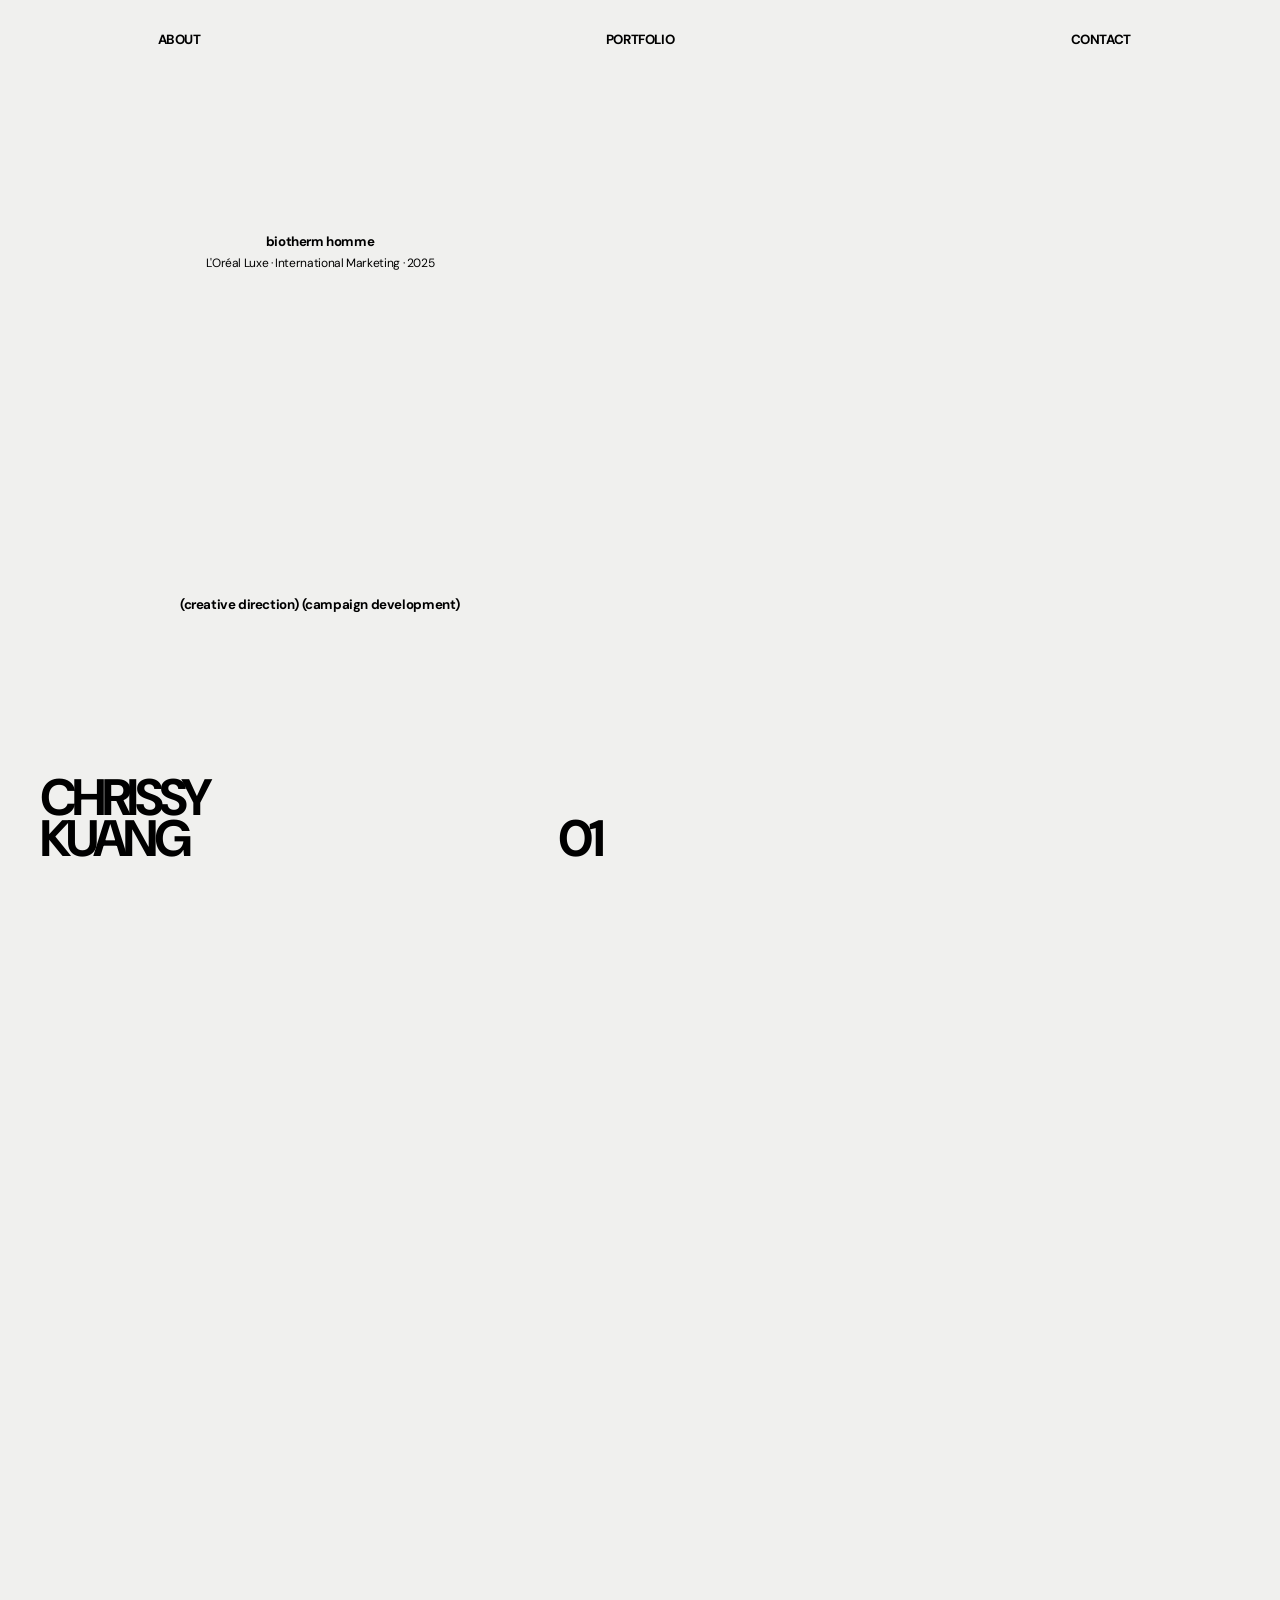
<file: index.html>
<!DOCTYPE html>
<html lang="en">
<head>
  <meta charset="UTF-8">
  <meta name="viewport" content="width=device-width, initial-scale=1.0">
  <title>Portfolio</title>
  <link rel="preconnect" href="https://fonts.googleapis.com">
  <link rel="preconnect" href="https://fonts.gstatic.com" crossorigin>
  <link href="https://fonts.googleapis.com/css2?family=DM+Sans:ital,wght@0,400;0,700;1,700&display=swap" rel="stylesheet">
  <link rel="stylesheet" href="shared.css">
  <link rel="stylesheet" href="style.css">
  <link rel="stylesheet" href="contact-layer.css">
</head>
<body>
  <header class="site-header">
    <nav class="nav" aria-label="Main">
      <a class="nav-tab" href="about.html">About</a>
      <a class="nav-tab" href="index.html" aria-current="page">Portfolio</a>
      <button type="button" class="nav-tab contact-toggle" aria-expanded="false" aria-controls="contact-layer"><span class="contact-word">Contact</span></button>
    </nav>
  </header>

  <p class="mark">Chrissy<br>Kuang</p>
  <p class="count" id="count" aria-live="polite">01</p>
  <main id="snap"></main>
  <ul id="names" class="name-list"></ul>

  <script src="projects.js"></script>
  <script src="script.js"></script>
  <script src="contact-layer.js"></script>
</body>
</html>
</file>
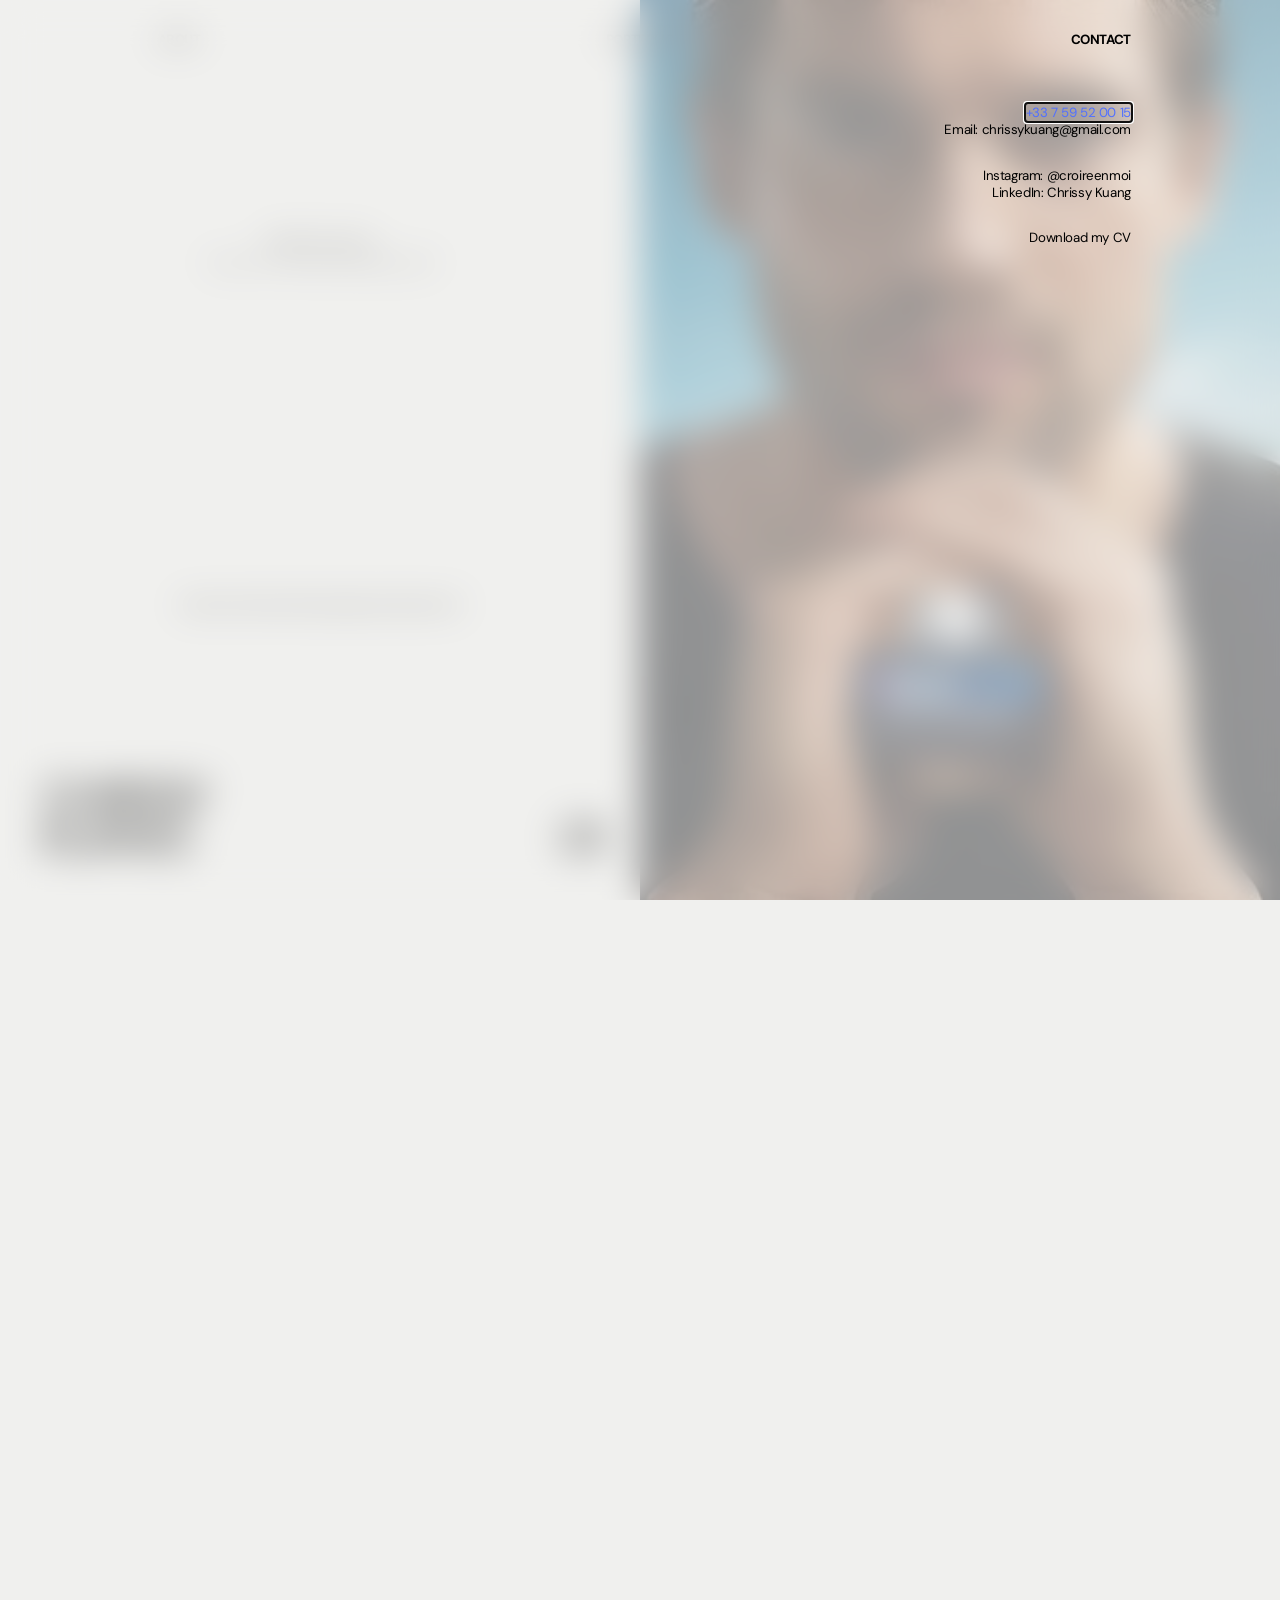
<file: contact.html>
<!DOCTYPE html>
<html lang="en">
<head>
  <meta charset="UTF-8">
  <meta name="viewport" content="width=device-width, initial-scale=1.0">
  <title>Contact</title>
  <script>location.replace("index.html?contact=1");</script>
</head>
<body></body>
</html>
</file>
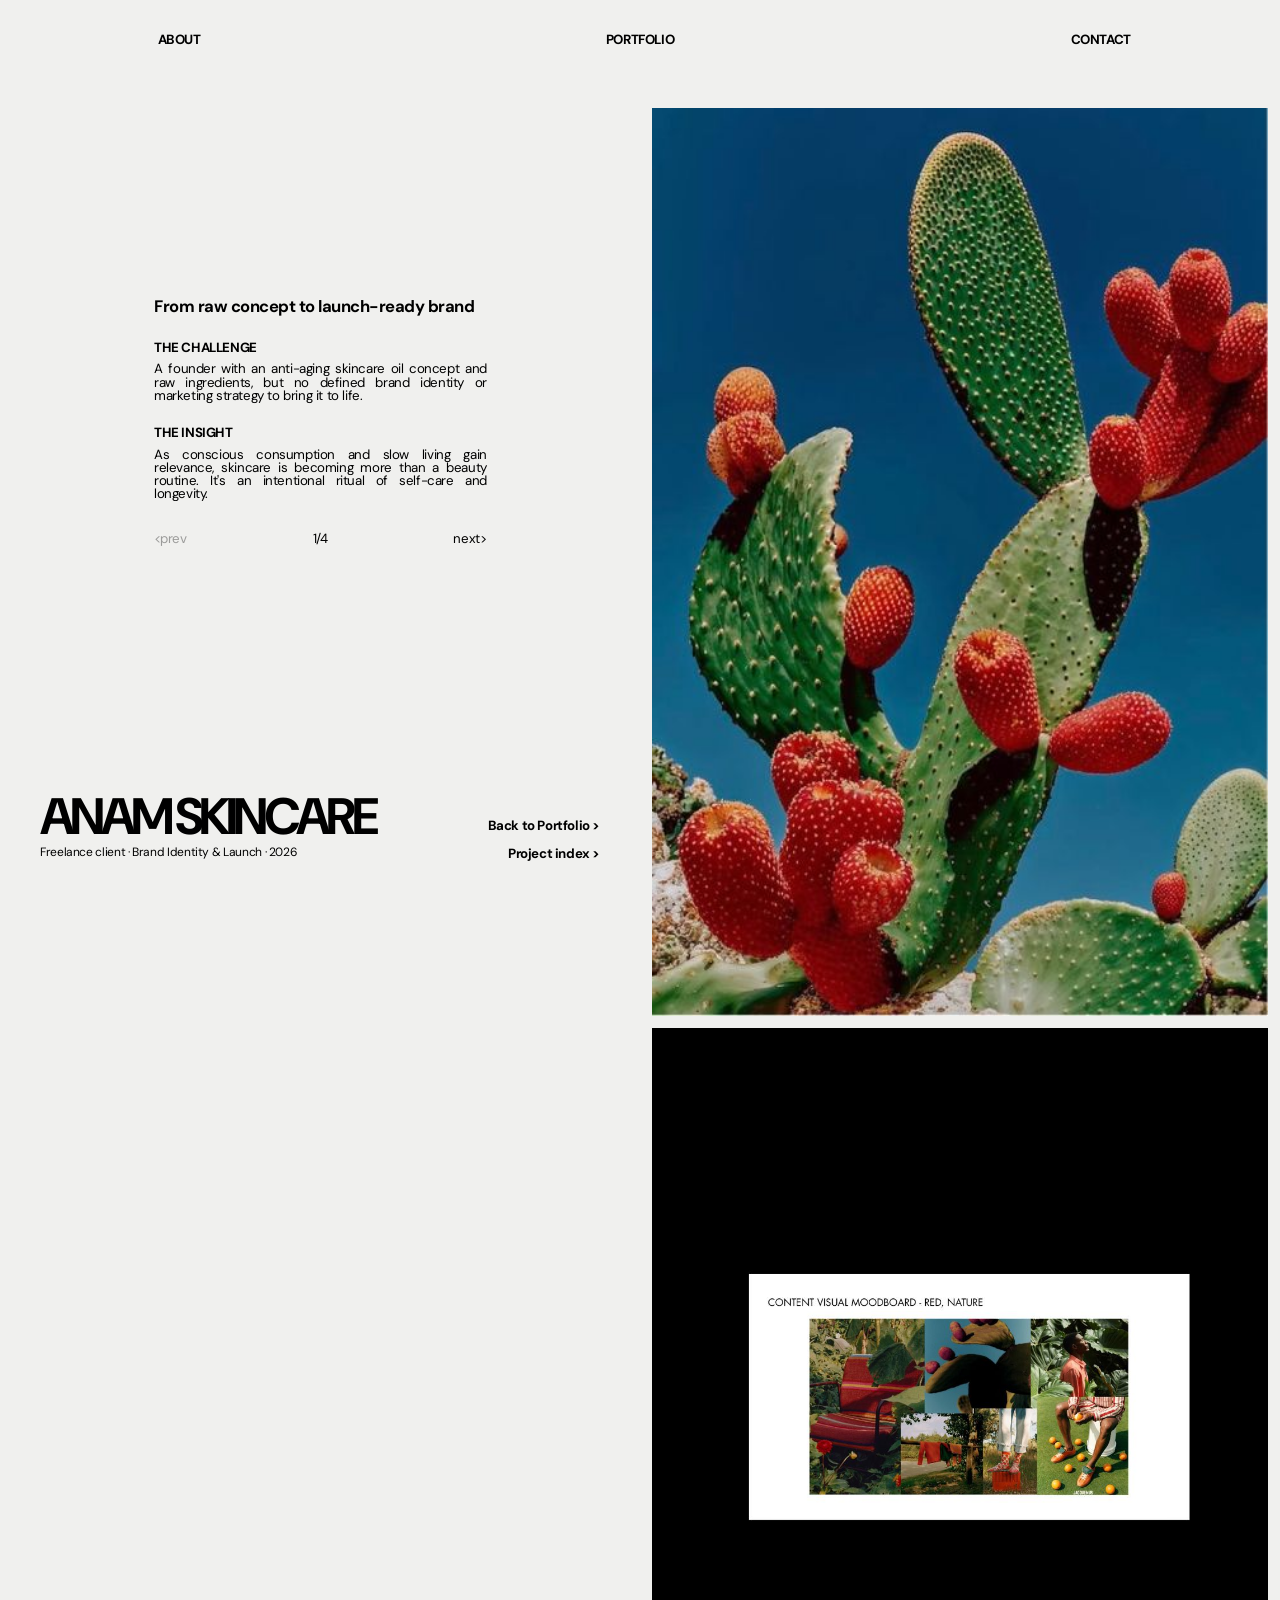
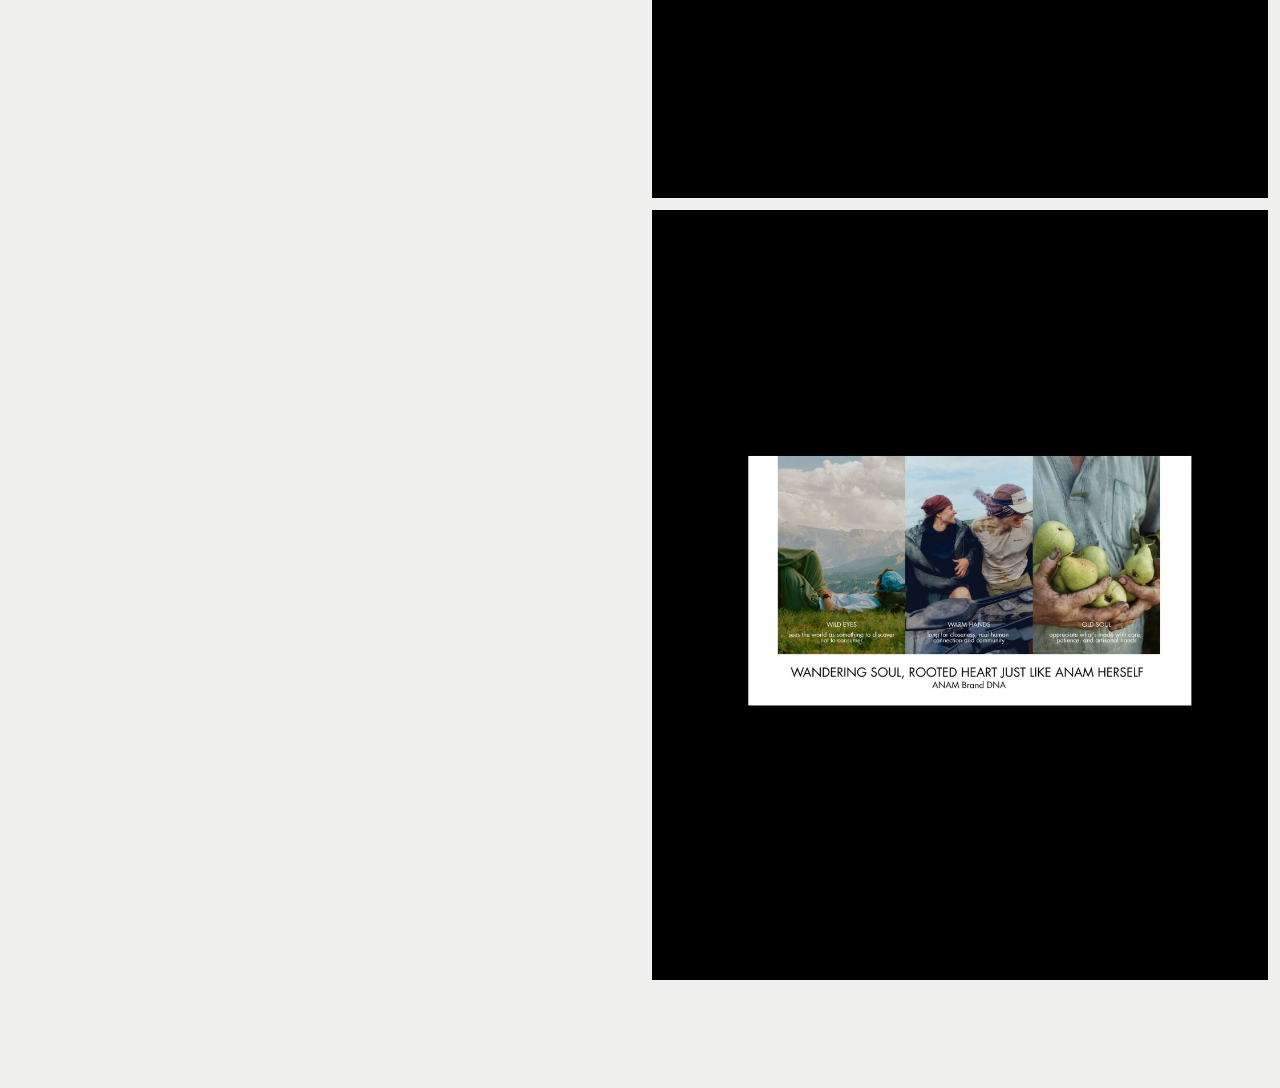
<file: projects/anam-skincare.html>
<!DOCTYPE html>
<html lang="en">
<head>
  <meta charset="UTF-8">
  <meta name="viewport" content="width=device-width, initial-scale=1.0">
  <title>ANAM Skincare</title>
  <link rel="preconnect" href="https://fonts.googleapis.com">
  <link rel="preconnect" href="https://fonts.gstatic.com" crossorigin>
  <link href="https://fonts.googleapis.com/css2?family=DM+Sans:wght@400;700&display=swap" rel="stylesheet">
  <link rel="stylesheet" href="../shared.css">
  <link rel="stylesheet" href="../projects-index.css">
  <link rel="stylesheet" href="project-page.css">
  <link rel="stylesheet" href="../contact-layer.css">
</head>
<body>
  <header class="site-header">
    <nav class="nav" aria-label="Main">
      <a class="nav-tab" href="../about.html">About</a>
      <a class="nav-tab" href="../index.html">Portfolio</a>
      <button type="button" class="nav-tab contact-toggle" aria-expanded="false" aria-controls="contact-layer"><span class="contact-word">Contact</span></button>
    </nav>
  </header>

  <h1 class="project-name"></h1>
  <div class="info"></div>
  <div class="frames"></div>
  <div class="page-links">
    <a class="back" href="../index.html">Back to Portfolio &gt;</a>
    <button type="button" class="index-open">Project index &gt;</button>
  </div>

  <script src="../projects.js"></script>
  <script src="../projects-index.js"></script>
  <script src="project-page.js"></script>
  <script src="../contact-layer.js"></script>
</body>
</html>
</file>
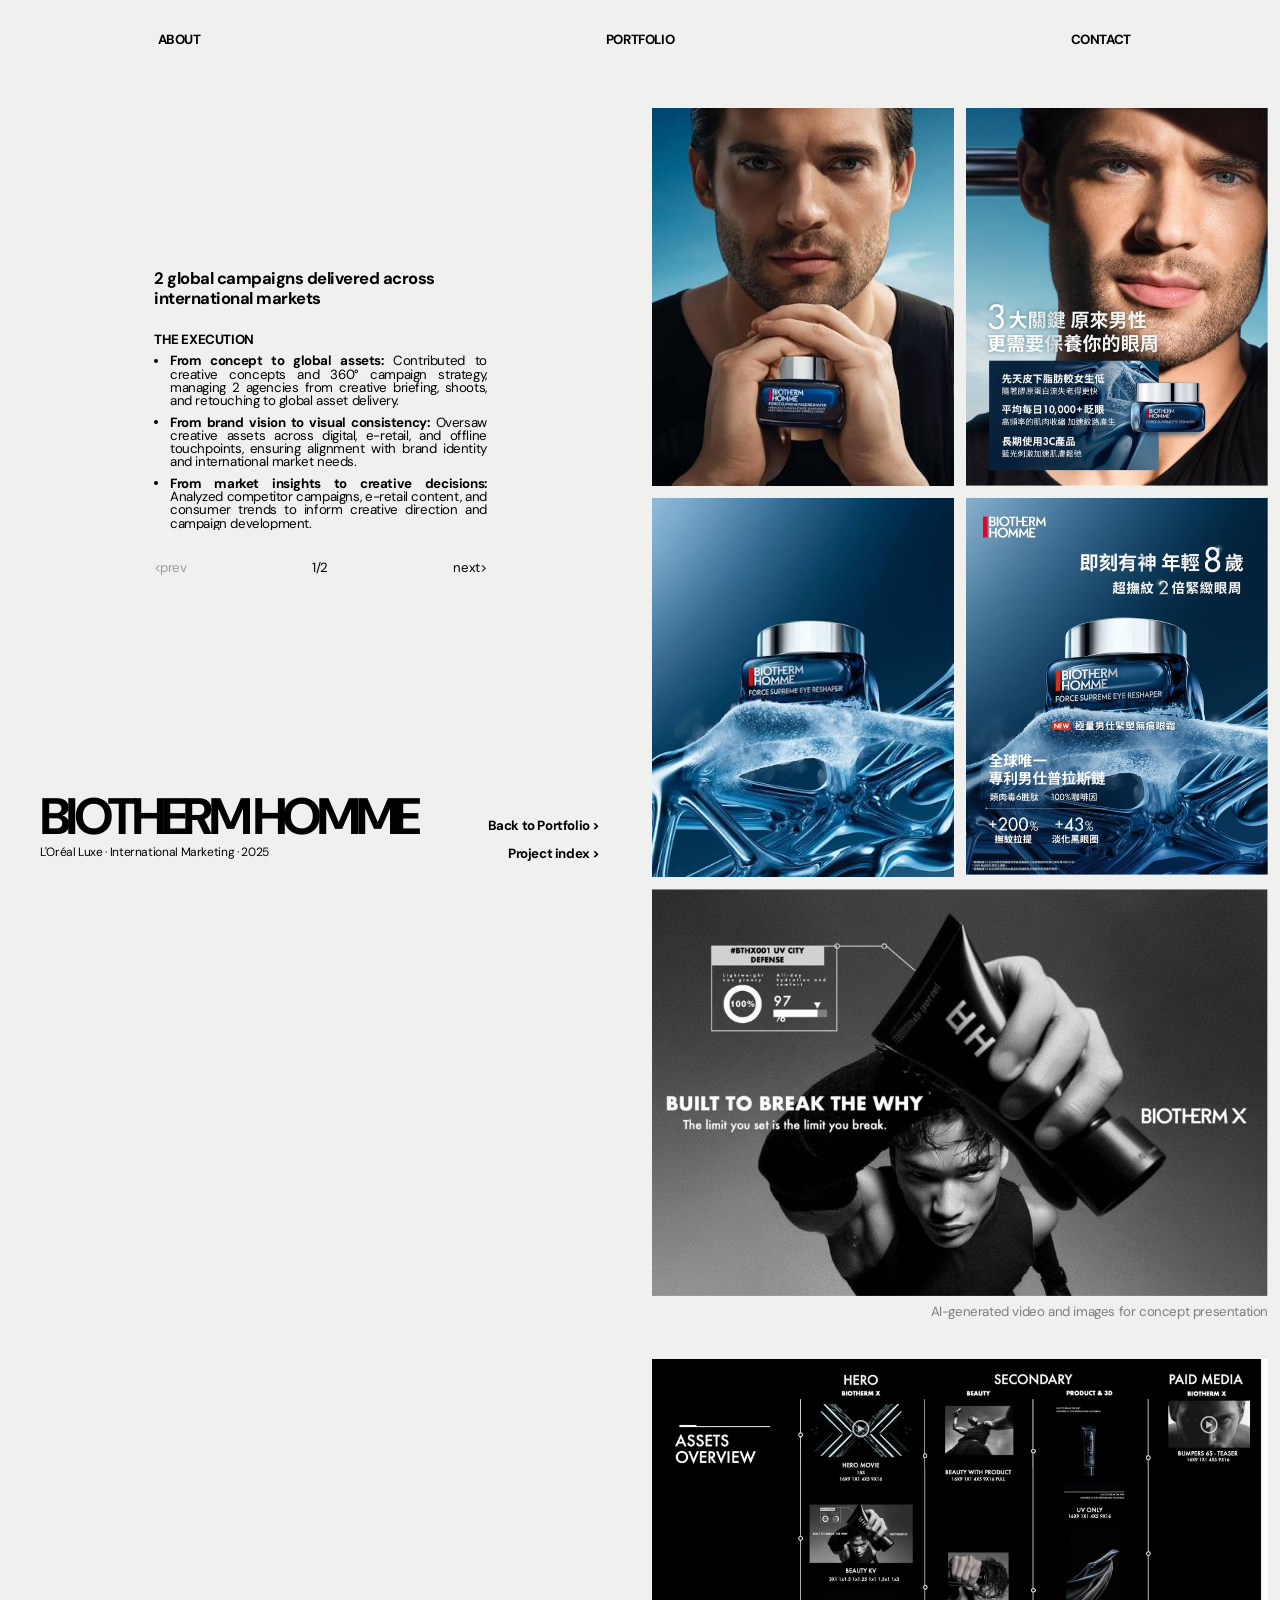
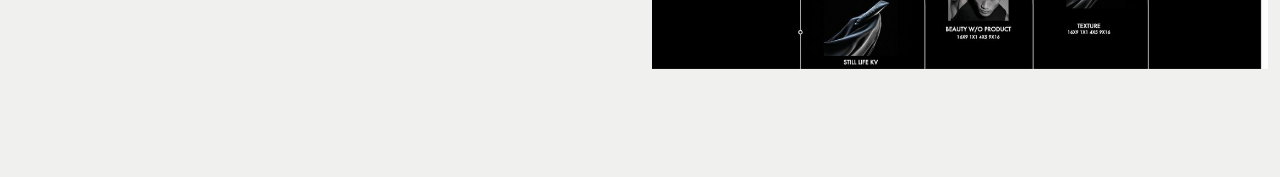
<file: projects/biotherm-homme.html>
<!DOCTYPE html>
<html lang="en">
<head>
  <meta charset="UTF-8">
  <meta name="viewport" content="width=device-width, initial-scale=1.0">
  <title>Biotherm Homme</title>
  <link rel="preconnect" href="https://fonts.googleapis.com">
  <link rel="preconnect" href="https://fonts.gstatic.com" crossorigin>
  <link href="https://fonts.googleapis.com/css2?family=DM+Sans:wght@400;700&display=swap" rel="stylesheet">
  <link rel="stylesheet" href="../shared.css">
  <link rel="stylesheet" href="../projects-index.css">
  <link rel="stylesheet" href="project-page.css">
  <link rel="stylesheet" href="../contact-layer.css">
</head>
<body>
  <header class="site-header">
    <nav class="nav" aria-label="Main">
      <a class="nav-tab" href="../about.html">About</a>
      <a class="nav-tab" href="../index.html">Portfolio</a>
      <button type="button" class="nav-tab contact-toggle" aria-expanded="false" aria-controls="contact-layer"><span class="contact-word">Contact</span></button>
    </nav>
  </header>

  <h1 class="project-name"></h1>
  <div class="info"></div>
  <div class="frames"></div>
  <div class="page-links">
    <a class="back" href="../index.html">Back to Portfolio &gt;</a>
    <button type="button" class="index-open">Project index &gt;</button>
  </div>

  <script src="../projects.js"></script>
  <script src="../projects-index.js"></script>
  <script src="project-page.js"></script>
  <script src="../contact-layer.js"></script>
</body>
</html>
</file>
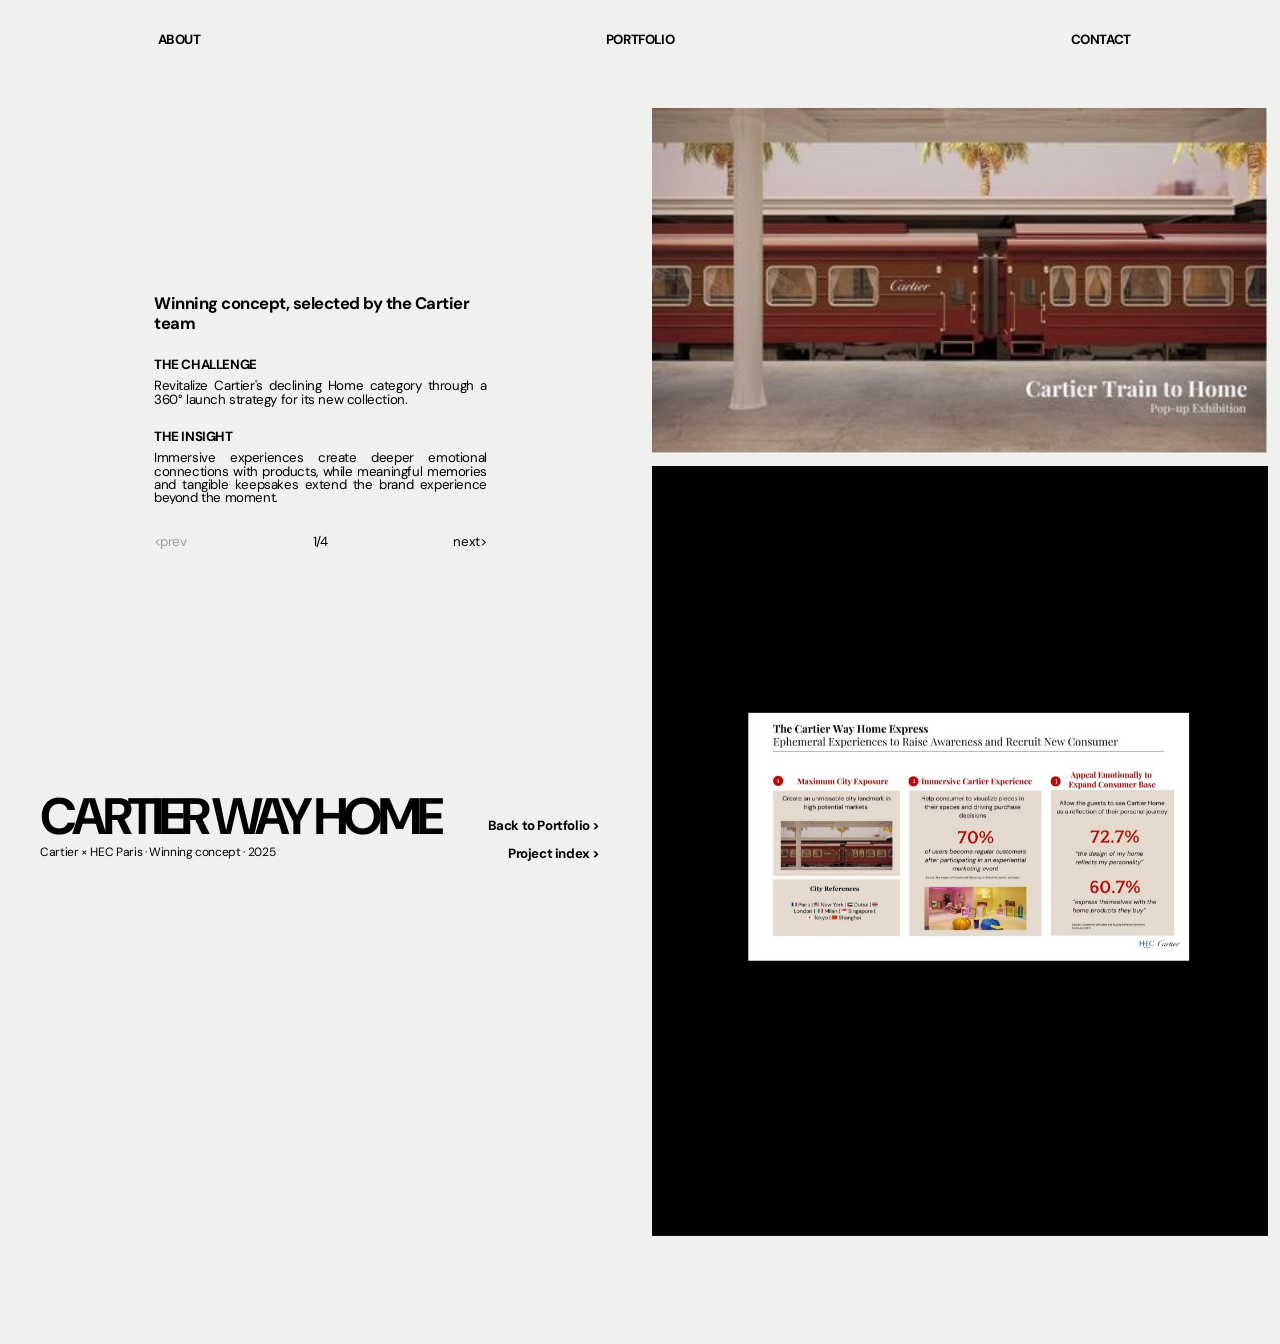
<file: projects/cartier-way-home.html>
<!DOCTYPE html>
<html lang="en">
<head>
  <meta charset="UTF-8">
  <meta name="viewport" content="width=device-width, initial-scale=1.0">
  <title>Cartier Way Home</title>
  <link rel="preconnect" href="https://fonts.googleapis.com">
  <link rel="preconnect" href="https://fonts.gstatic.com" crossorigin>
  <link href="https://fonts.googleapis.com/css2?family=DM+Sans:wght@400;700&display=swap" rel="stylesheet">
  <link rel="stylesheet" href="../shared.css">
  <link rel="stylesheet" href="../projects-index.css">
  <link rel="stylesheet" href="project-page.css">
  <link rel="stylesheet" href="../contact-layer.css">
</head>
<body>
  <header class="site-header">
    <nav class="nav" aria-label="Main">
      <a class="nav-tab" href="../about.html">About</a>
      <a class="nav-tab" href="../index.html">Portfolio</a>
      <button type="button" class="nav-tab contact-toggle" aria-expanded="false" aria-controls="contact-layer"><span class="contact-word">Contact</span></button>
    </nav>
  </header>

  <h1 class="project-name"></h1>
  <div class="info"></div>
  <div class="frames"></div>
  <div class="page-links">
    <a class="back" href="../index.html">Back to Portfolio &gt;</a>
    <button type="button" class="index-open">Project index &gt;</button>
  </div>

  <script src="../projects.js"></script>
  <script src="../projects-index.js"></script>
  <script src="project-page.js"></script>
  <script src="../contact-layer.js"></script>
</body>
</html>
</file>
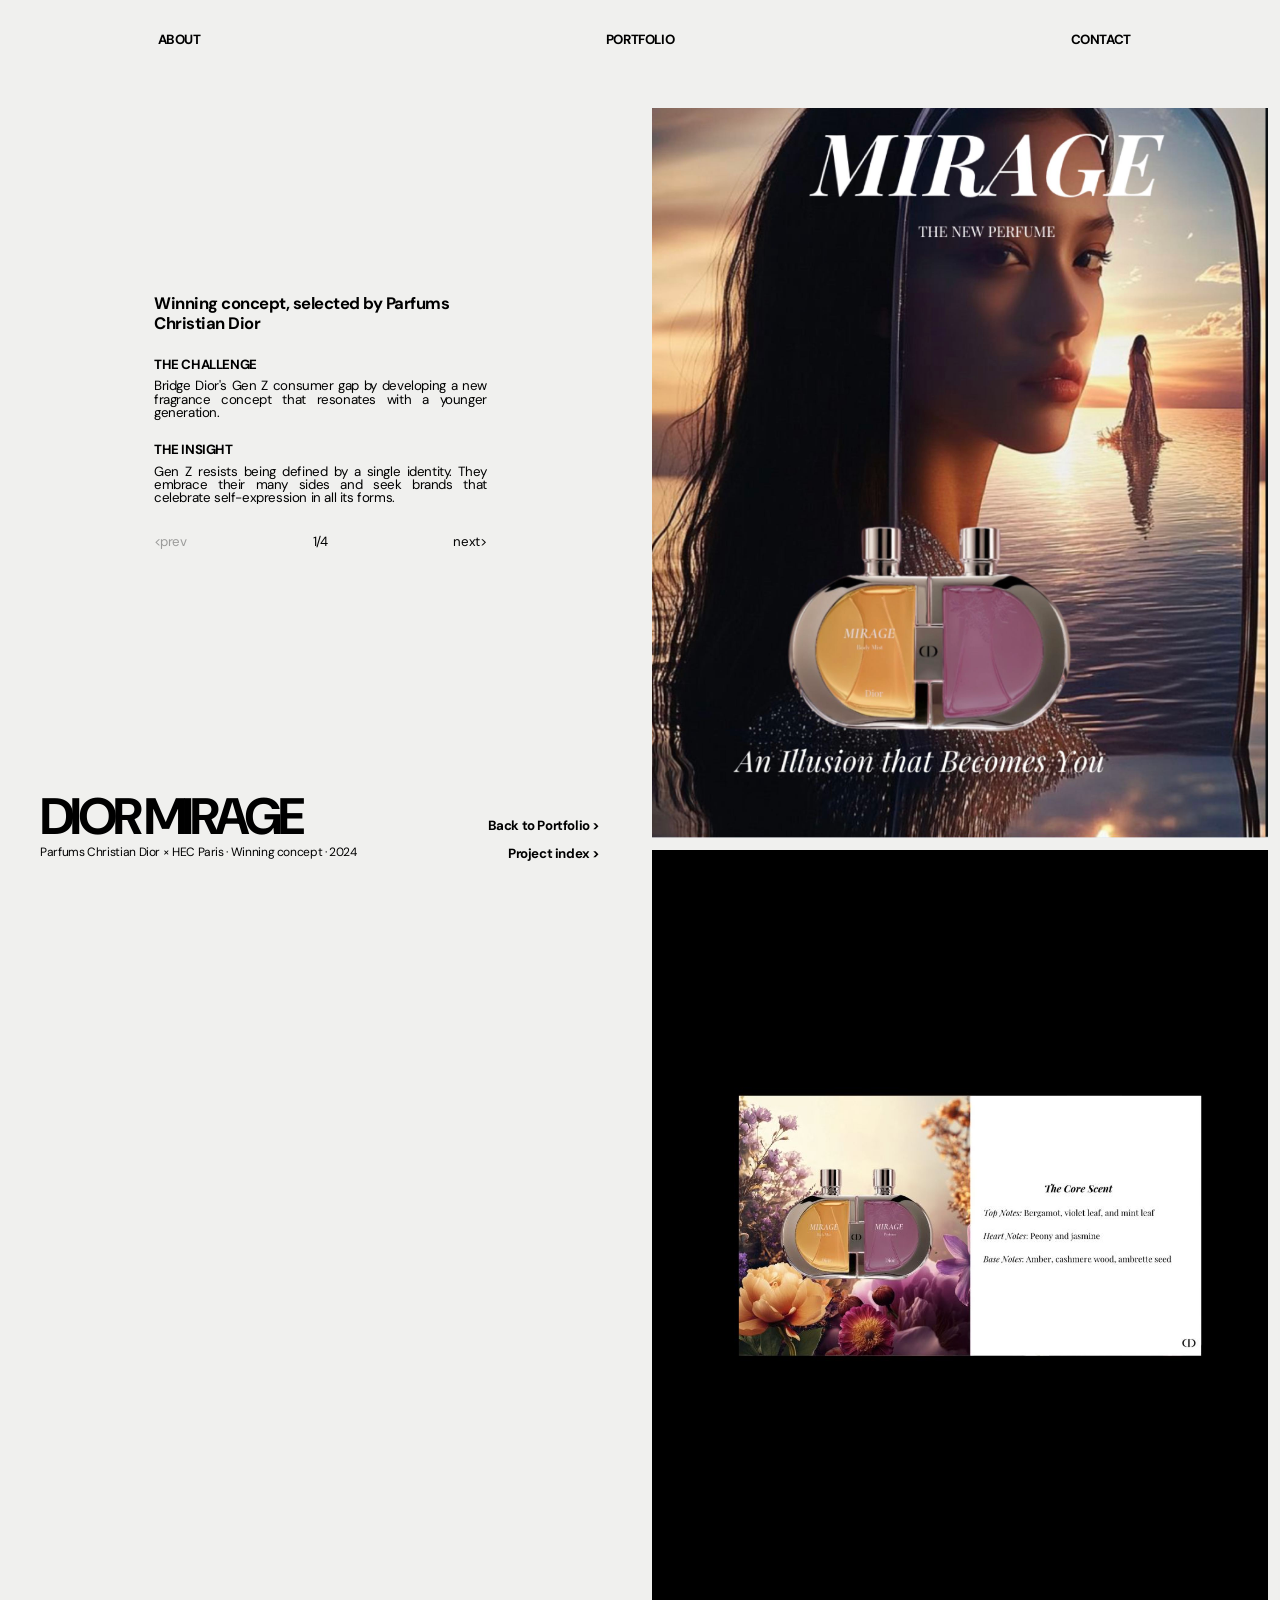
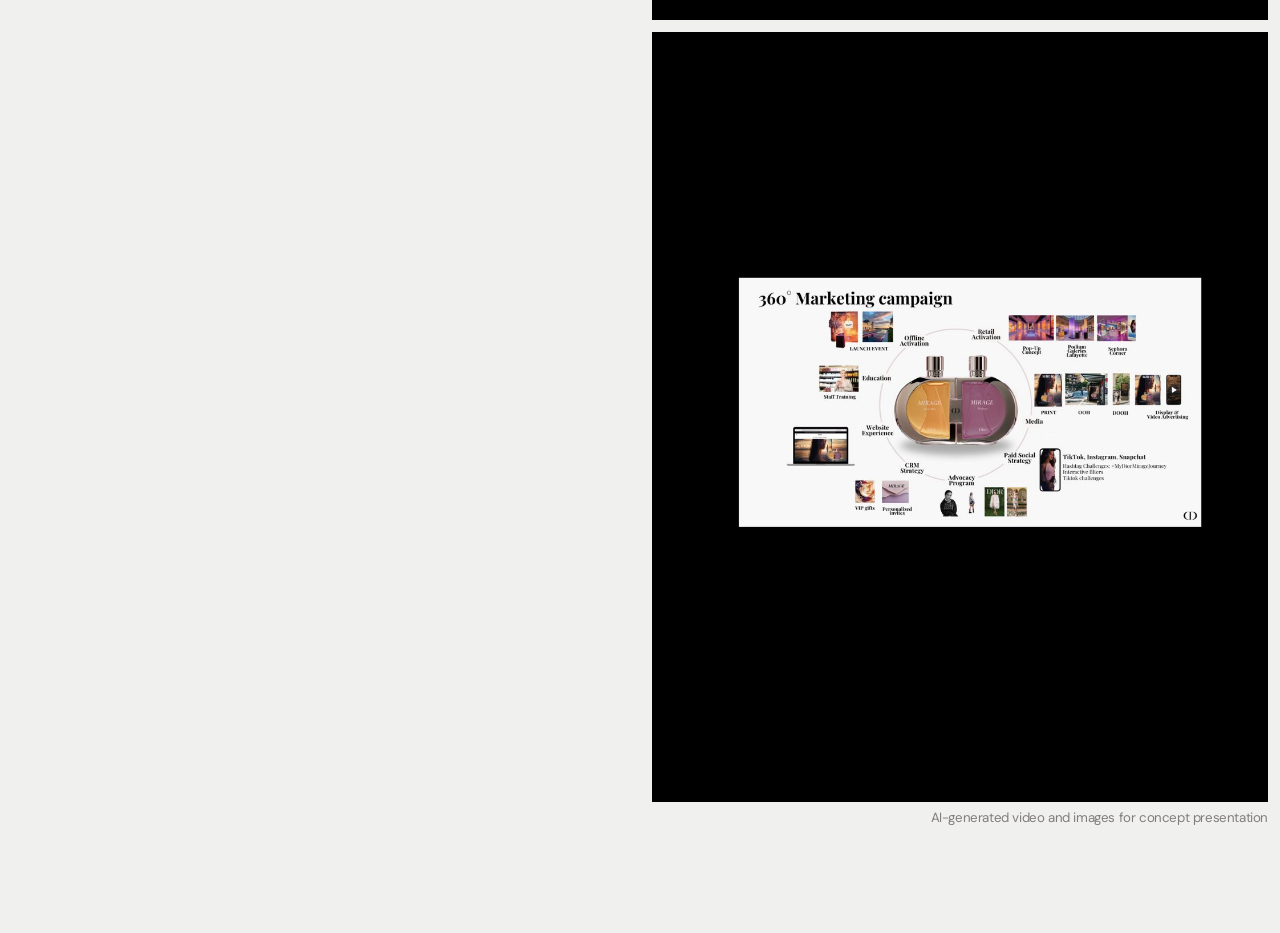
<file: projects/dior-mirage.html>
<!DOCTYPE html>
<html lang="en">
<head>
  <meta charset="UTF-8">
  <meta name="viewport" content="width=device-width, initial-scale=1.0">
  <title>Dior Mirage</title>
  <link rel="preconnect" href="https://fonts.googleapis.com">
  <link rel="preconnect" href="https://fonts.gstatic.com" crossorigin>
  <link href="https://fonts.googleapis.com/css2?family=DM+Sans:wght@400;700&display=swap" rel="stylesheet">
  <link rel="stylesheet" href="../shared.css">
  <link rel="stylesheet" href="../projects-index.css">
  <link rel="stylesheet" href="project-page.css">
  <link rel="stylesheet" href="../contact-layer.css">
</head>
<body>
  <header class="site-header">
    <nav class="nav" aria-label="Main">
      <a class="nav-tab" href="../about.html">About</a>
      <a class="nav-tab" href="../index.html">Portfolio</a>
      <button type="button" class="nav-tab contact-toggle" aria-expanded="false" aria-controls="contact-layer"><span class="contact-word">Contact</span></button>
    </nav>
  </header>

  <h1 class="project-name"></h1>
  <div class="info"></div>
  <div class="frames"></div>
  <div class="page-links">
    <a class="back" href="../index.html">Back to Portfolio &gt;</a>
    <button type="button" class="index-open">Project index &gt;</button>
  </div>

  <script src="../projects.js"></script>
  <script src="../projects-index.js"></script>
  <script src="project-page.js"></script>
  <script src="../contact-layer.js"></script>
</body>
</html>
</file>
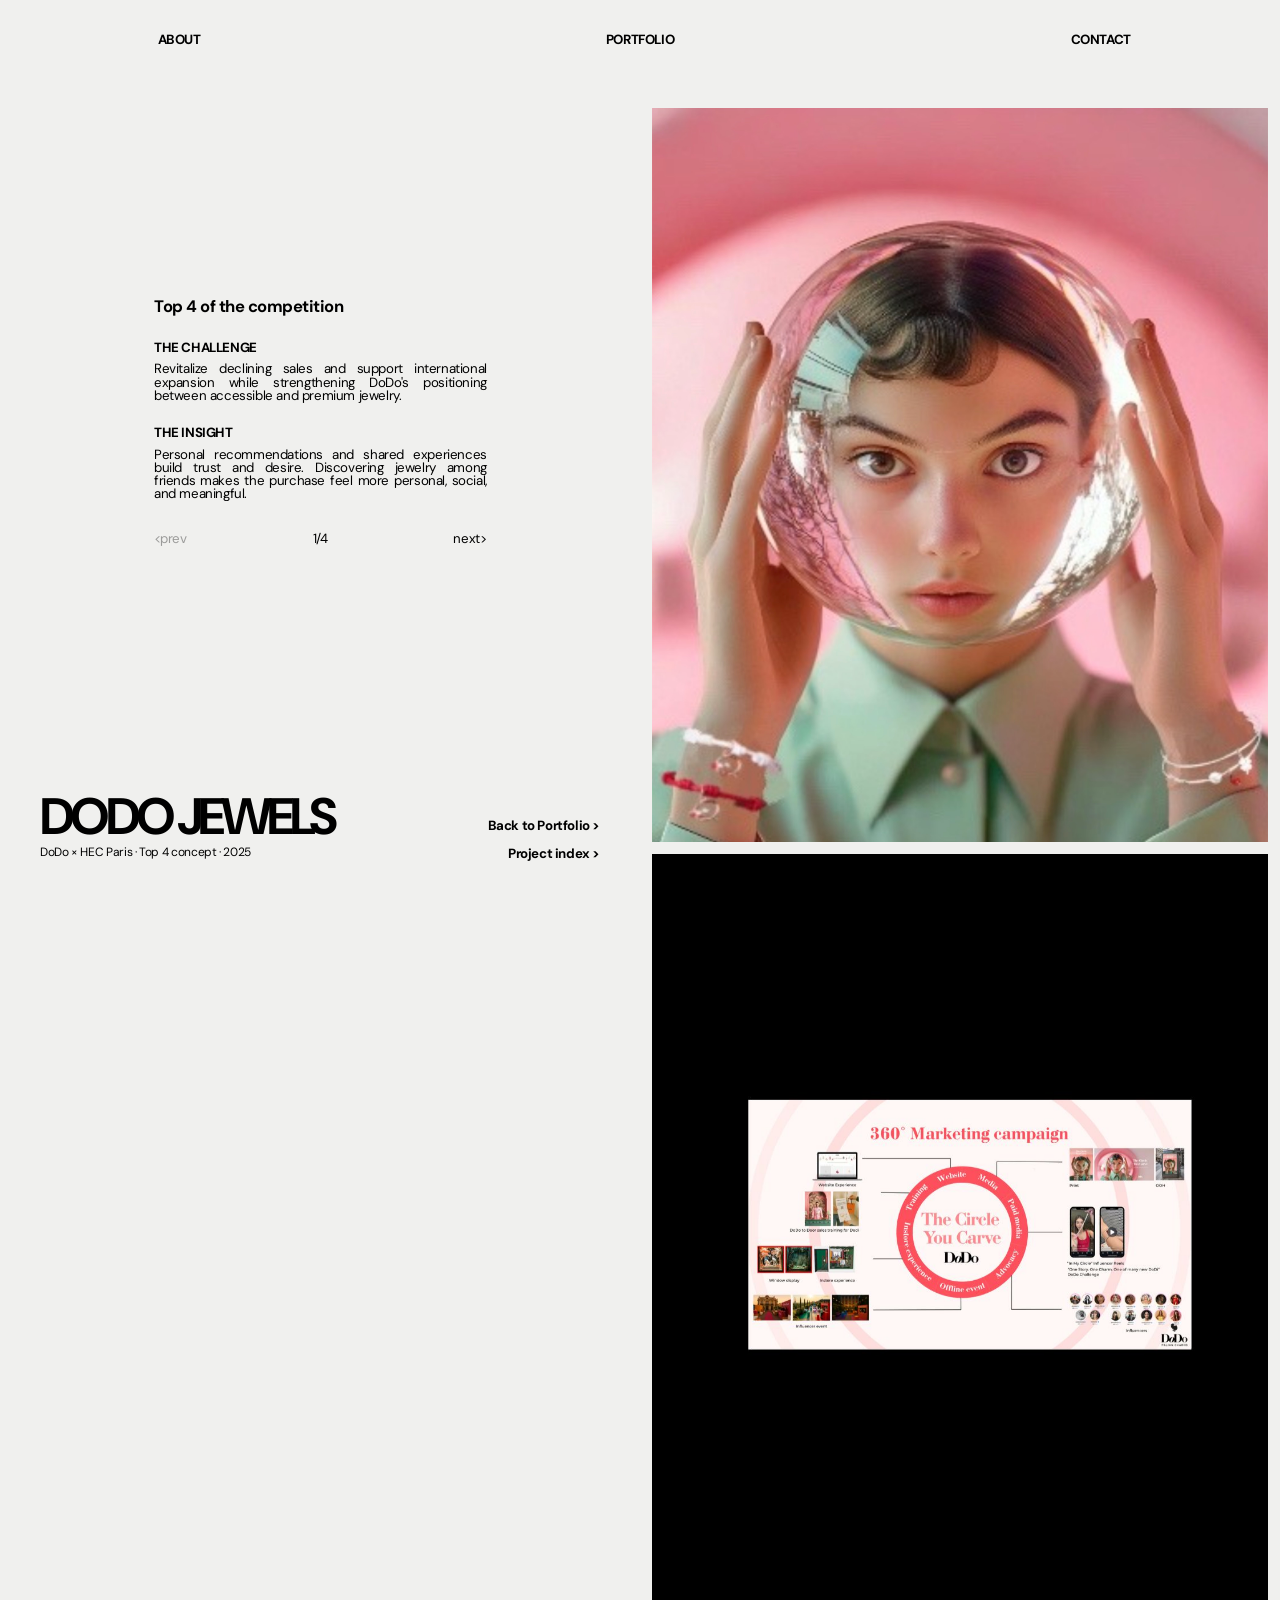
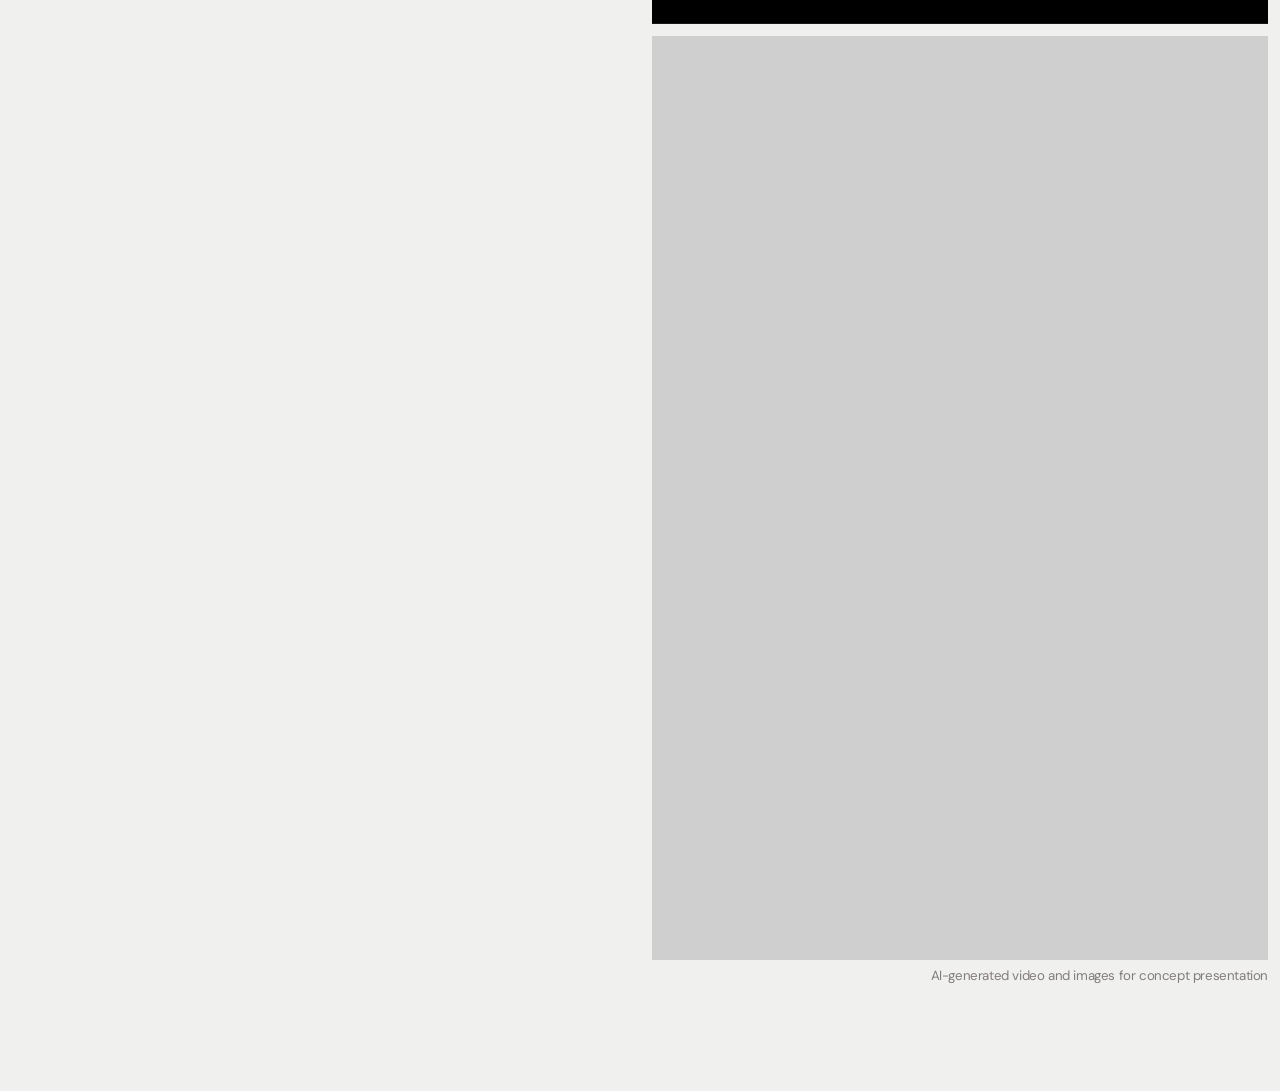
<file: projects/dodo-jewels.html>
<!DOCTYPE html>
<html lang="en">
<head>
  <meta charset="UTF-8">
  <meta name="viewport" content="width=device-width, initial-scale=1.0">
  <title>DoDo Jewels</title>
  <link rel="preconnect" href="https://fonts.googleapis.com">
  <link rel="preconnect" href="https://fonts.gstatic.com" crossorigin>
  <link href="https://fonts.googleapis.com/css2?family=DM+Sans:wght@400;700&display=swap" rel="stylesheet">
  <link rel="stylesheet" href="../shared.css">
  <link rel="stylesheet" href="../projects-index.css">
  <link rel="stylesheet" href="project-page.css">
  <link rel="stylesheet" href="../contact-layer.css">
</head>
<body>
  <header class="site-header">
    <nav class="nav" aria-label="Main">
      <a class="nav-tab" href="../about.html">About</a>
      <a class="nav-tab" href="../index.html">Portfolio</a>
      <button type="button" class="nav-tab contact-toggle" aria-expanded="false" aria-controls="contact-layer"><span class="contact-word">Contact</span></button>
    </nav>
  </header>

  <h1 class="project-name"></h1>
  <div class="info"></div>
  <div class="frames"></div>
  <div class="page-links">
    <a class="back" href="../index.html">Back to Portfolio &gt;</a>
    <button type="button" class="index-open">Project index &gt;</button>
  </div>

  <script src="../projects.js"></script>
  <script src="../projects-index.js"></script>
  <script src="project-page.js"></script>
  <script src="../contact-layer.js"></script>
</body>
</html>
</file>
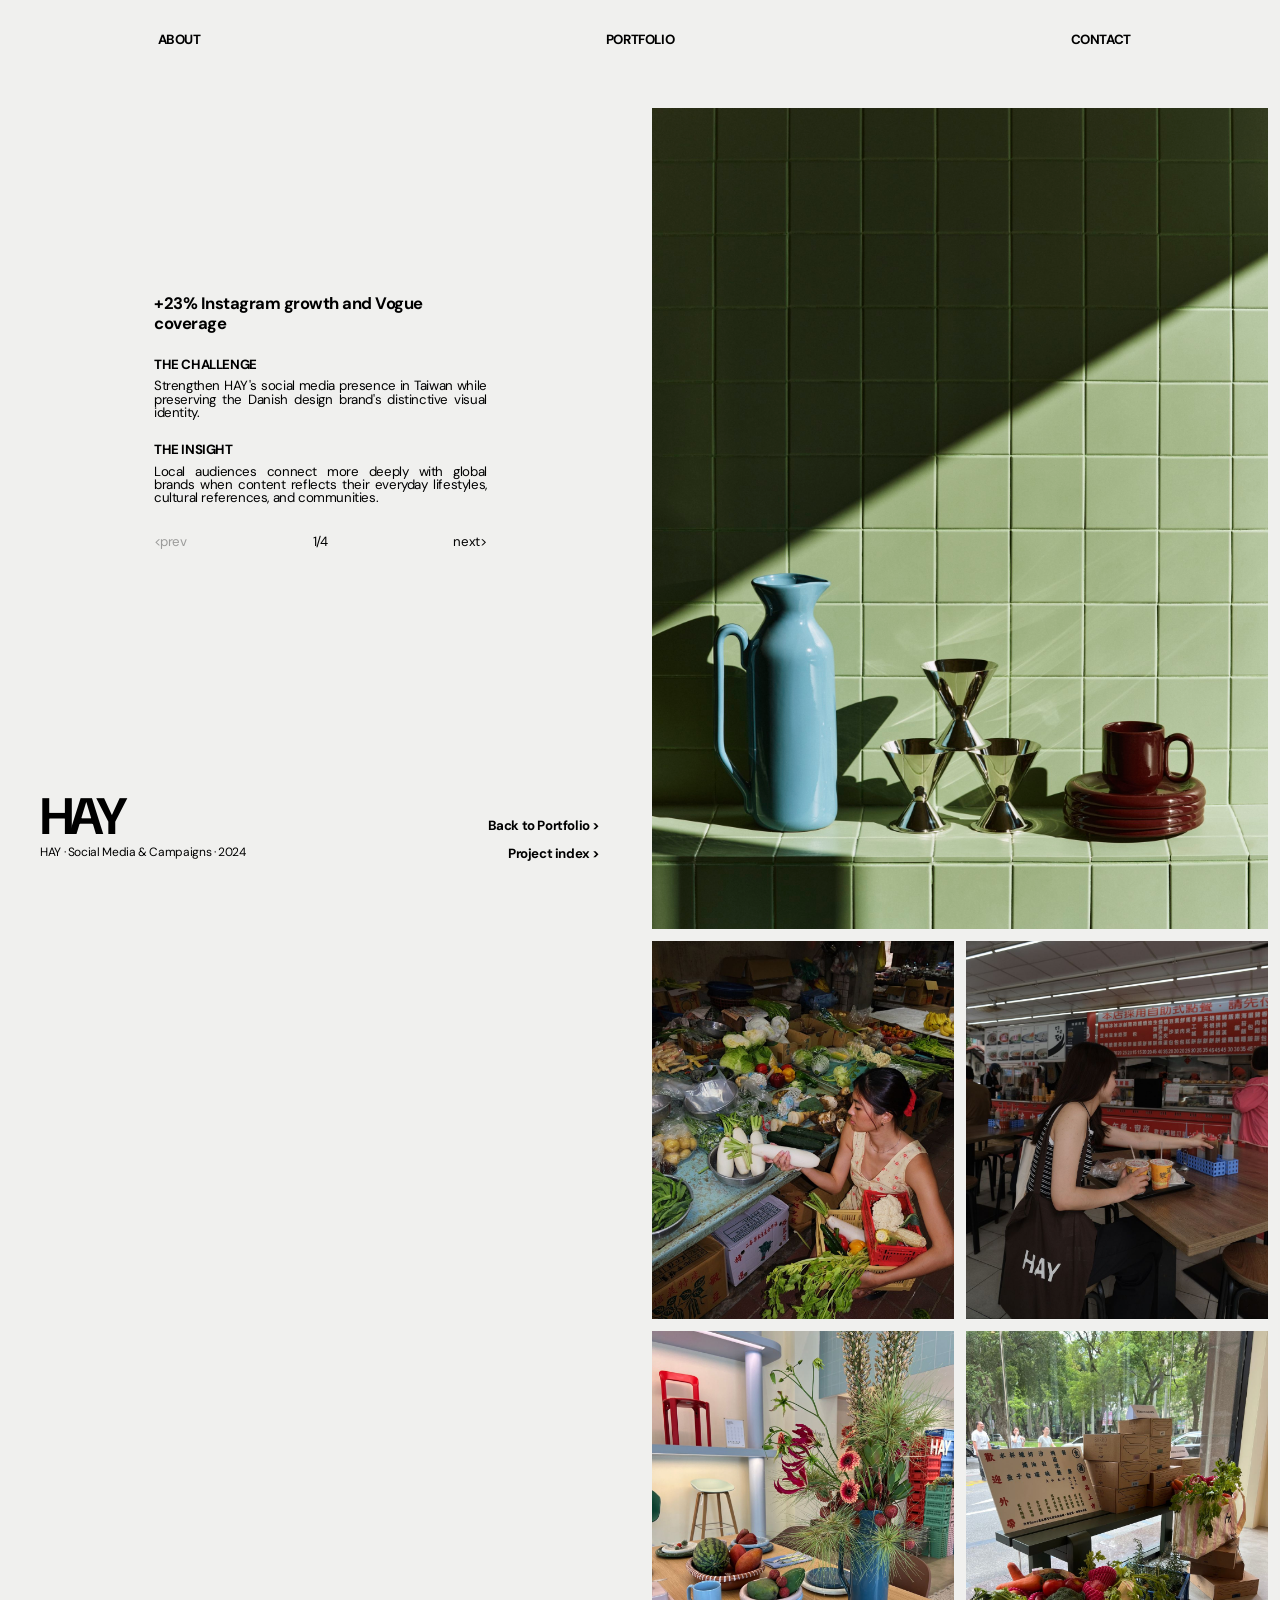
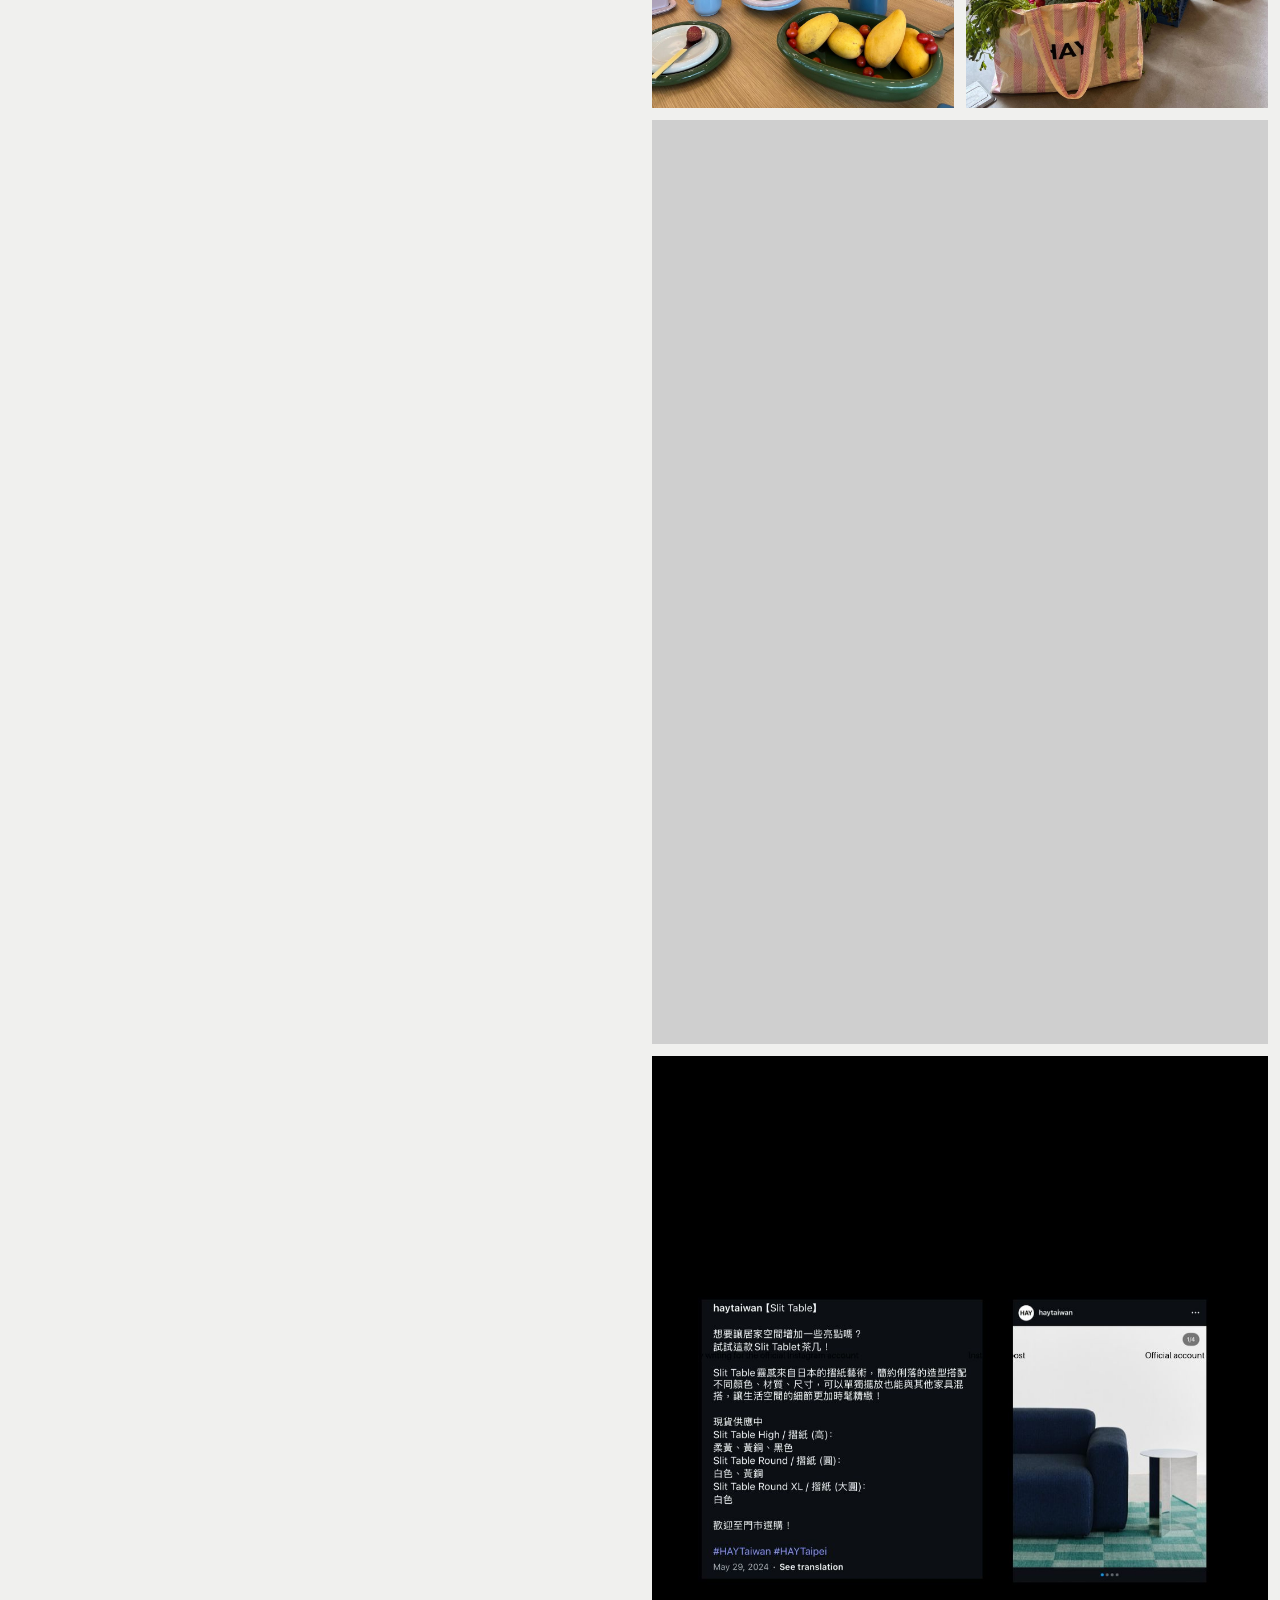
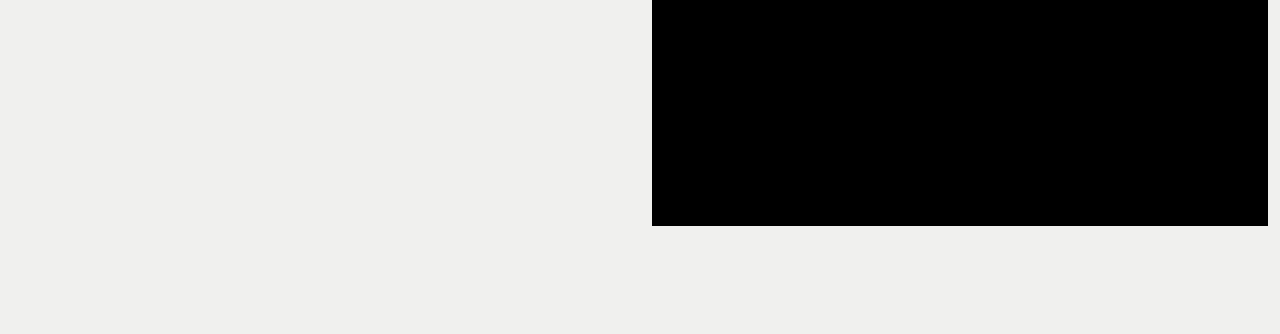
<file: projects/hay-taiwan.html>
<!DOCTYPE html>
<html lang="en">
<head>
  <meta charset="UTF-8">
  <meta name="viewport" content="width=device-width, initial-scale=1.0">
  <title>HAY</title>
  <link rel="preconnect" href="https://fonts.googleapis.com">
  <link rel="preconnect" href="https://fonts.gstatic.com" crossorigin>
  <link href="https://fonts.googleapis.com/css2?family=DM+Sans:wght@400;700&display=swap" rel="stylesheet">
  <link rel="stylesheet" href="../shared.css">
  <link rel="stylesheet" href="../projects-index.css">
  <link rel="stylesheet" href="project-page.css">
  <link rel="stylesheet" href="../contact-layer.css">
</head>
<body>
  <header class="site-header">
    <nav class="nav" aria-label="Main">
      <a class="nav-tab" href="../about.html">About</a>
      <a class="nav-tab" href="../index.html">Portfolio</a>
      <button type="button" class="nav-tab contact-toggle" aria-expanded="false" aria-controls="contact-layer"><span class="contact-word">Contact</span></button>
    </nav>
  </header>

  <h1 class="project-name"></h1>
  <div class="info"></div>
  <div class="frames"></div>
  <div class="page-links">
    <a class="back" href="../index.html">Back to Portfolio &gt;</a>
    <button type="button" class="index-open">Project index &gt;</button>
  </div>

  <script src="../projects.js"></script>
  <script src="../projects-index.js"></script>
  <script src="project-page.js"></script>
  <script src="../contact-layer.js"></script>
</body>
</html>
</file>
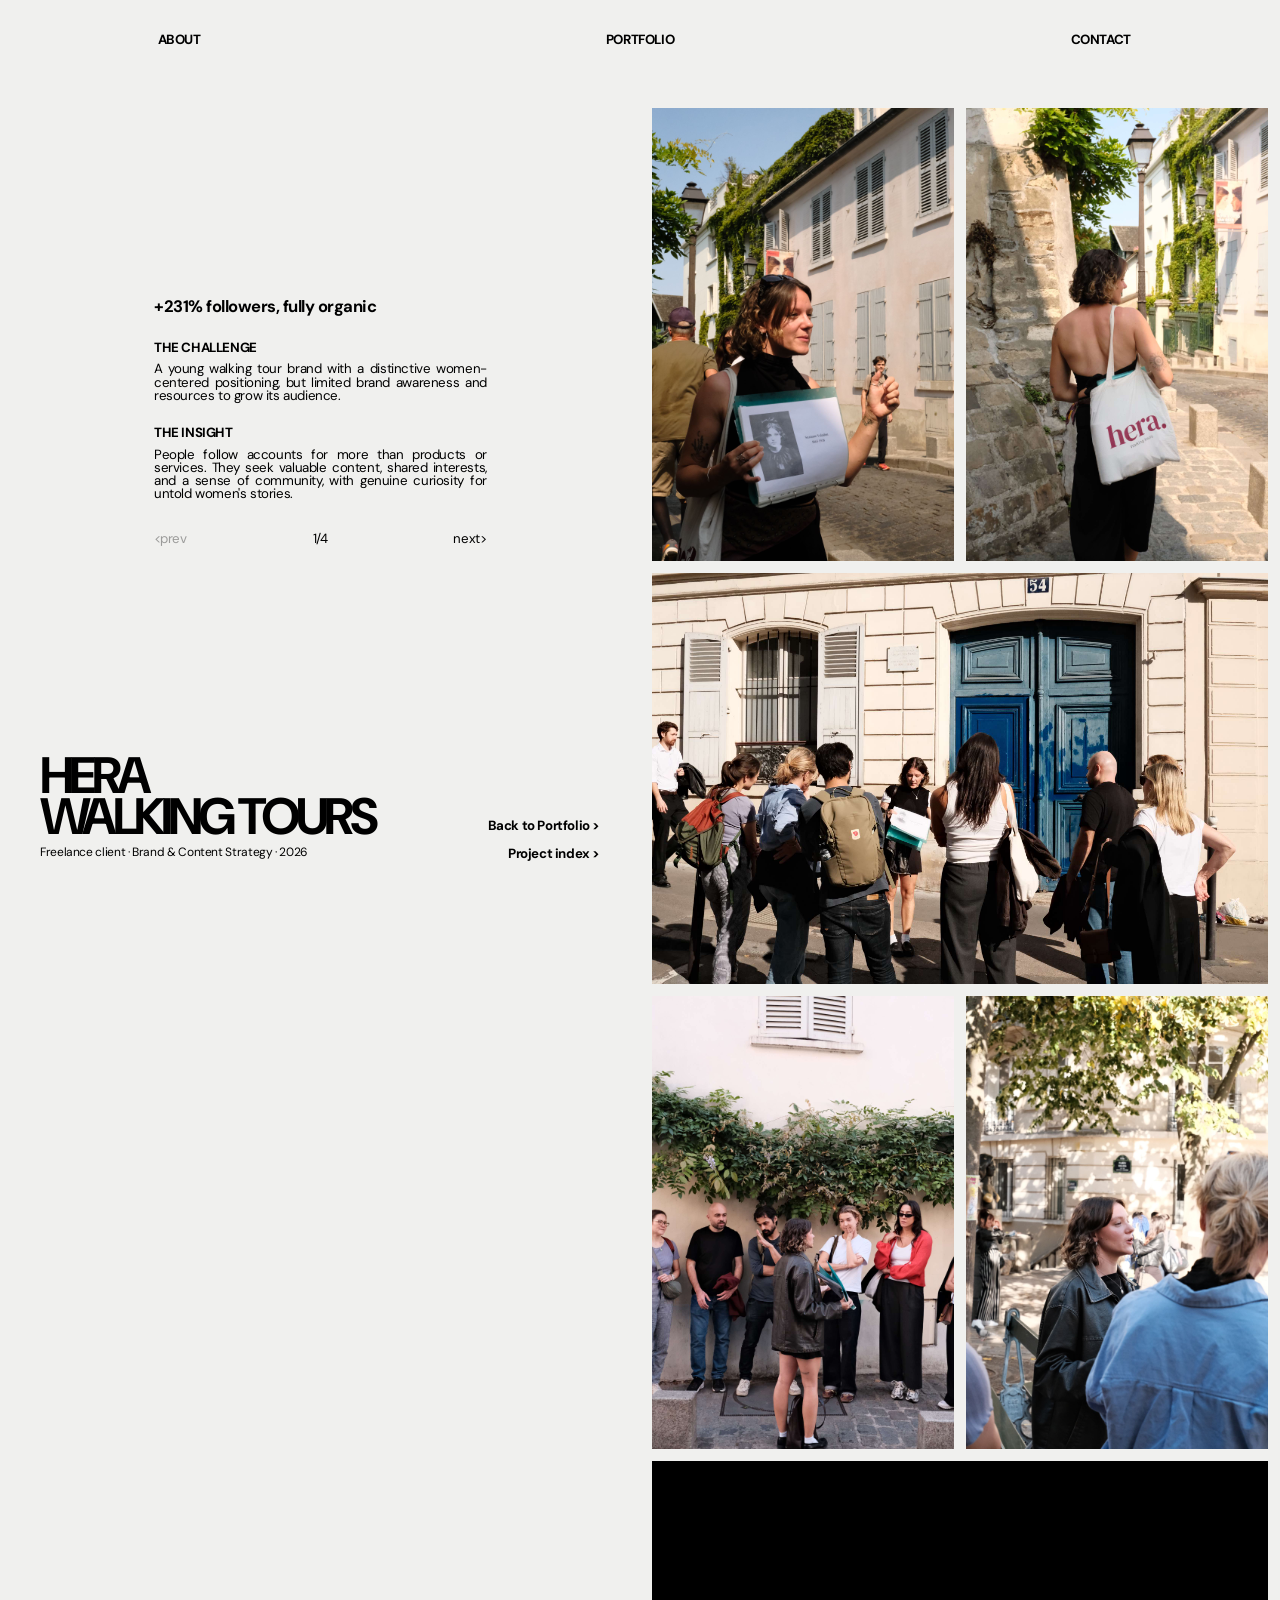
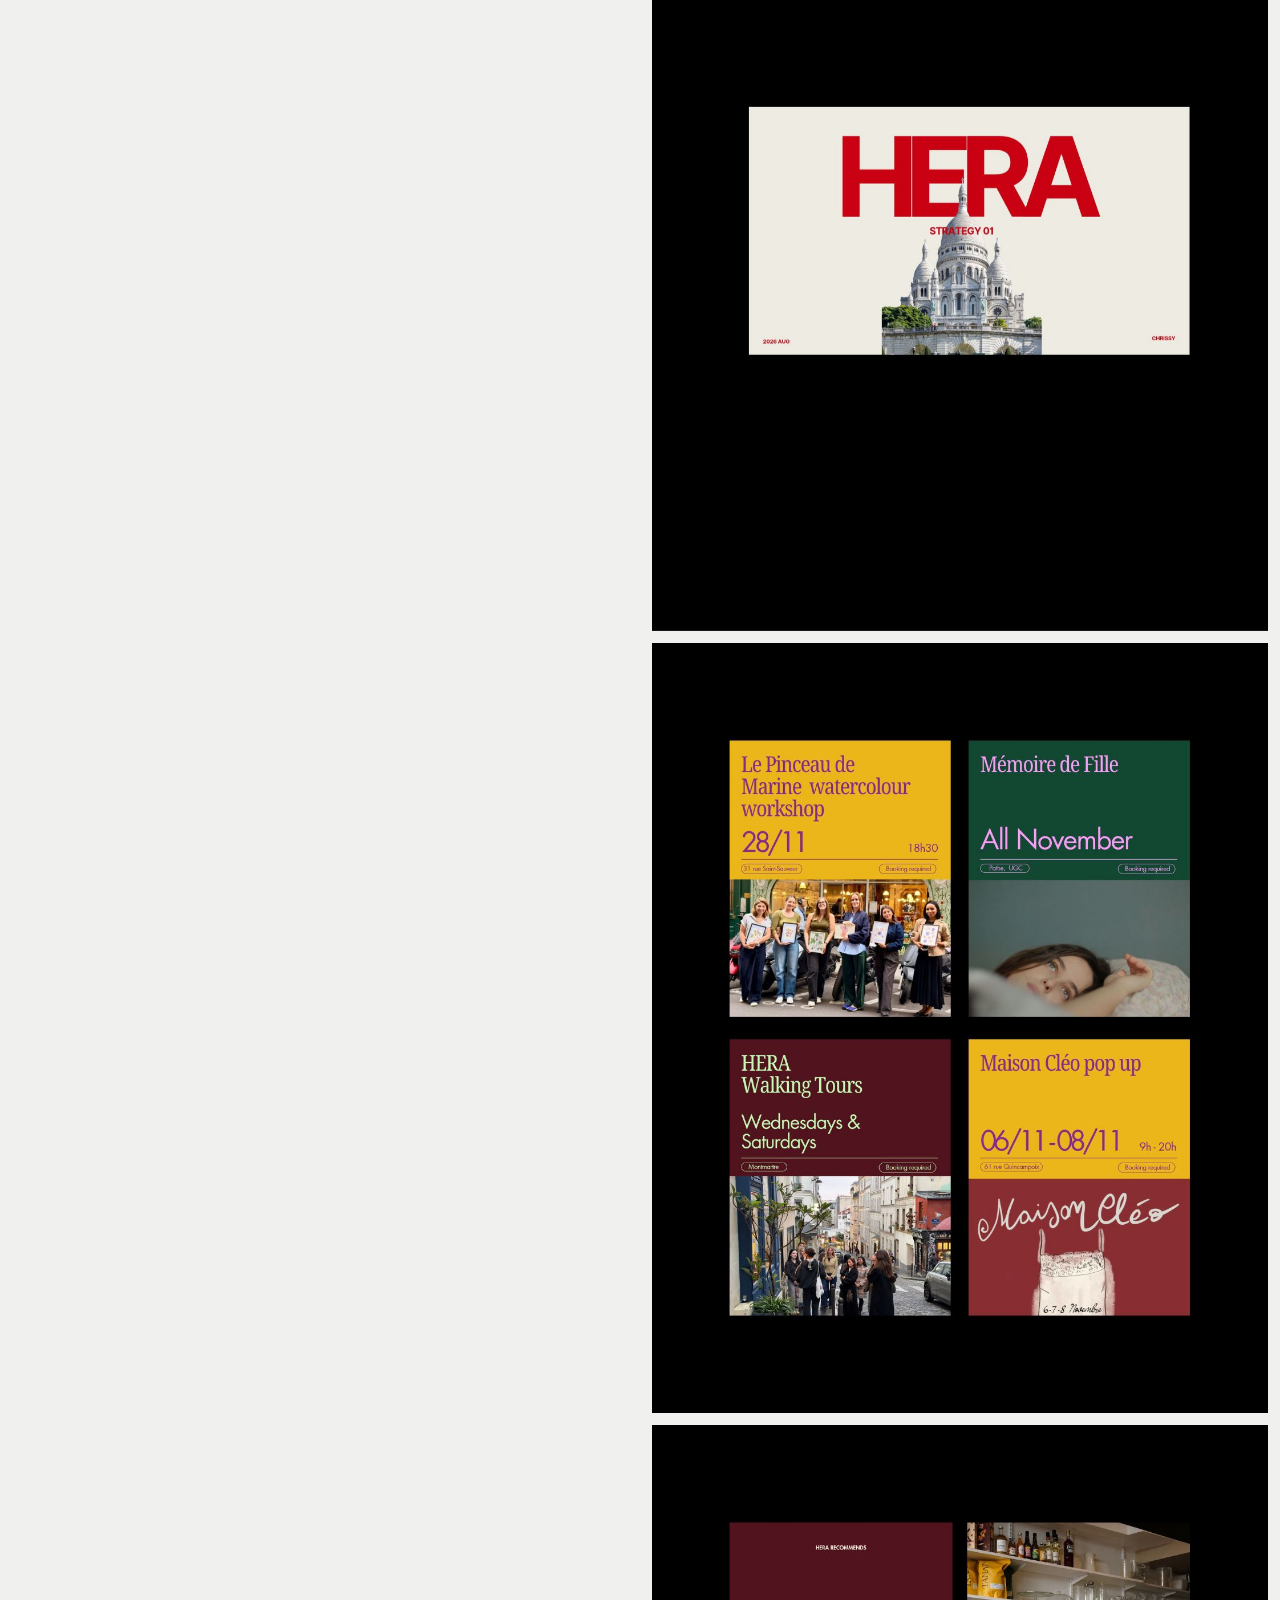
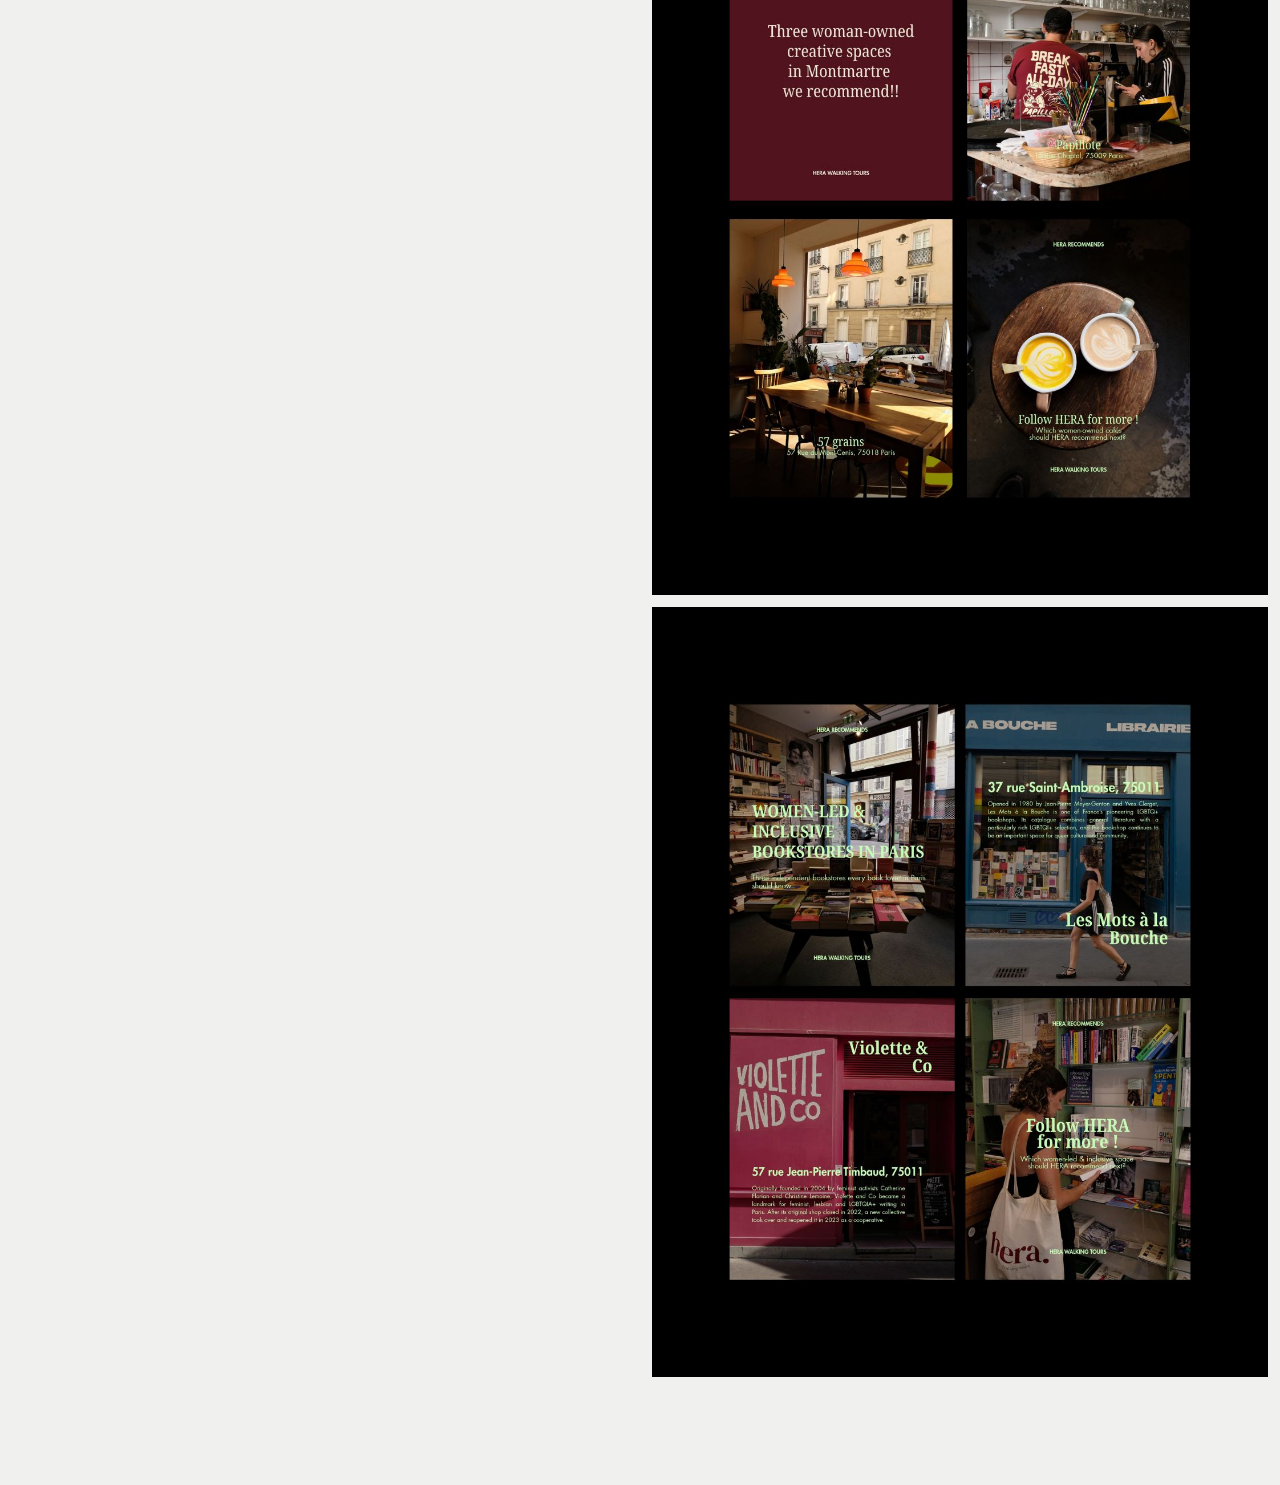
<file: projects/hera-walking-tours.html>
<!DOCTYPE html>
<html lang="en">
<head>
  <meta charset="UTF-8">
  <meta name="viewport" content="width=device-width, initial-scale=1.0">
  <title>HERA Walking Tours</title>
  <link rel="preconnect" href="https://fonts.googleapis.com">
  <link rel="preconnect" href="https://fonts.gstatic.com" crossorigin>
  <link href="https://fonts.googleapis.com/css2?family=DM+Sans:wght@400;700&display=swap" rel="stylesheet">
  <link rel="stylesheet" href="../shared.css">
  <link rel="stylesheet" href="../projects-index.css">
  <link rel="stylesheet" href="project-page.css">
  <link rel="stylesheet" href="../contact-layer.css">
</head>
<body>
  <header class="site-header">
    <nav class="nav" aria-label="Main">
      <a class="nav-tab" href="../about.html">About</a>
      <a class="nav-tab" href="../index.html">Portfolio</a>
      <button type="button" class="nav-tab contact-toggle" aria-expanded="false" aria-controls="contact-layer"><span class="contact-word">Contact</span></button>
    </nav>
  </header>

  <h1 class="project-name"></h1>
  <div class="info"></div>
  <div class="frames"></div>
  <div class="page-links">
    <a class="back" href="../index.html">Back to Portfolio &gt;</a>
    <button type="button" class="index-open">Project index &gt;</button>
  </div>

  <script src="../projects.js"></script>
  <script src="../projects-index.js"></script>
  <script src="project-page.js"></script>
  <script src="../contact-layer.js"></script>
</body>
</html>
</file>
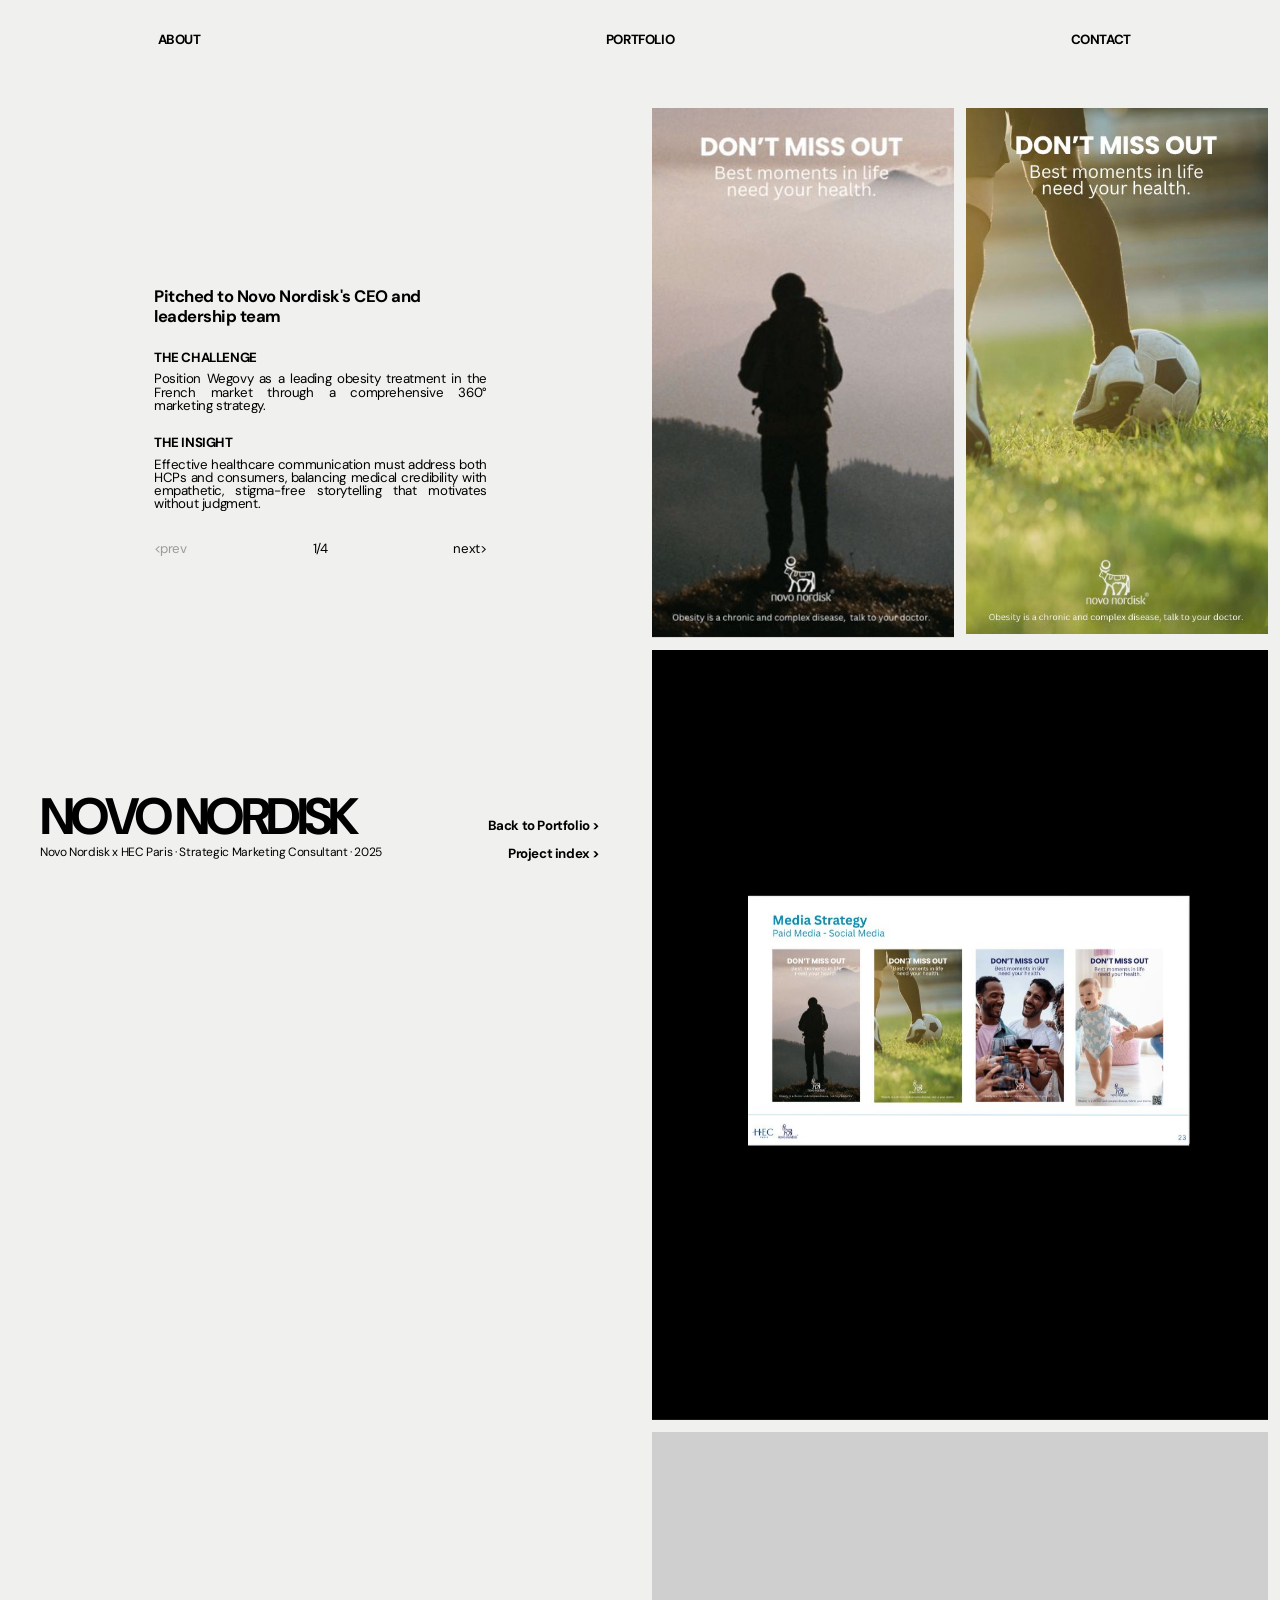
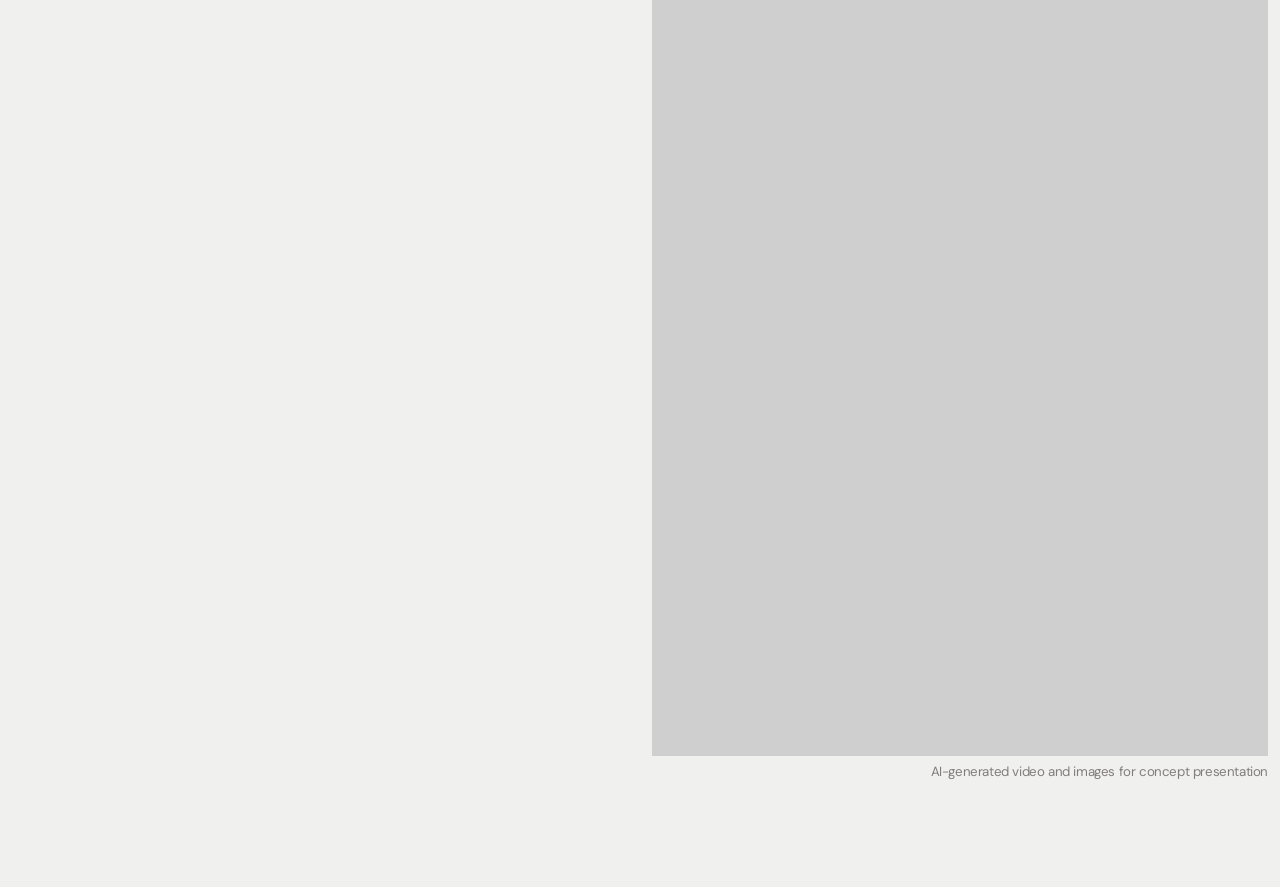
<file: projects/novo-nordisk.html>
<!DOCTYPE html>
<html lang="en">
<head>
  <meta charset="UTF-8">
  <meta name="viewport" content="width=device-width, initial-scale=1.0">
  <title>Novo Nordisk</title>
  <link rel="preconnect" href="https://fonts.googleapis.com">
  <link rel="preconnect" href="https://fonts.gstatic.com" crossorigin>
  <link href="https://fonts.googleapis.com/css2?family=DM+Sans:wght@400;700&display=swap" rel="stylesheet">
  <link rel="stylesheet" href="../shared.css">
  <link rel="stylesheet" href="../projects-index.css">
  <link rel="stylesheet" href="project-page.css">
  <link rel="stylesheet" href="../contact-layer.css">
</head>
<body>
  <header class="site-header">
    <nav class="nav" aria-label="Main">
      <a class="nav-tab" href="../about.html">About</a>
      <a class="nav-tab" href="../index.html">Portfolio</a>
      <button type="button" class="nav-tab contact-toggle" aria-expanded="false" aria-controls="contact-layer"><span class="contact-word">Contact</span></button>
    </nav>
  </header>

  <h1 class="project-name"></h1>
  <div class="info"></div>
  <div class="frames"></div>
  <div class="page-links">
    <a class="back" href="../index.html">Back to Portfolio &gt;</a>
    <button type="button" class="index-open">Project index &gt;</button>
  </div>

  <script src="../projects.js"></script>
  <script src="../projects-index.js"></script>
  <script src="project-page.js"></script>
  <script src="../contact-layer.js"></script>
</body>
</html>
</file>
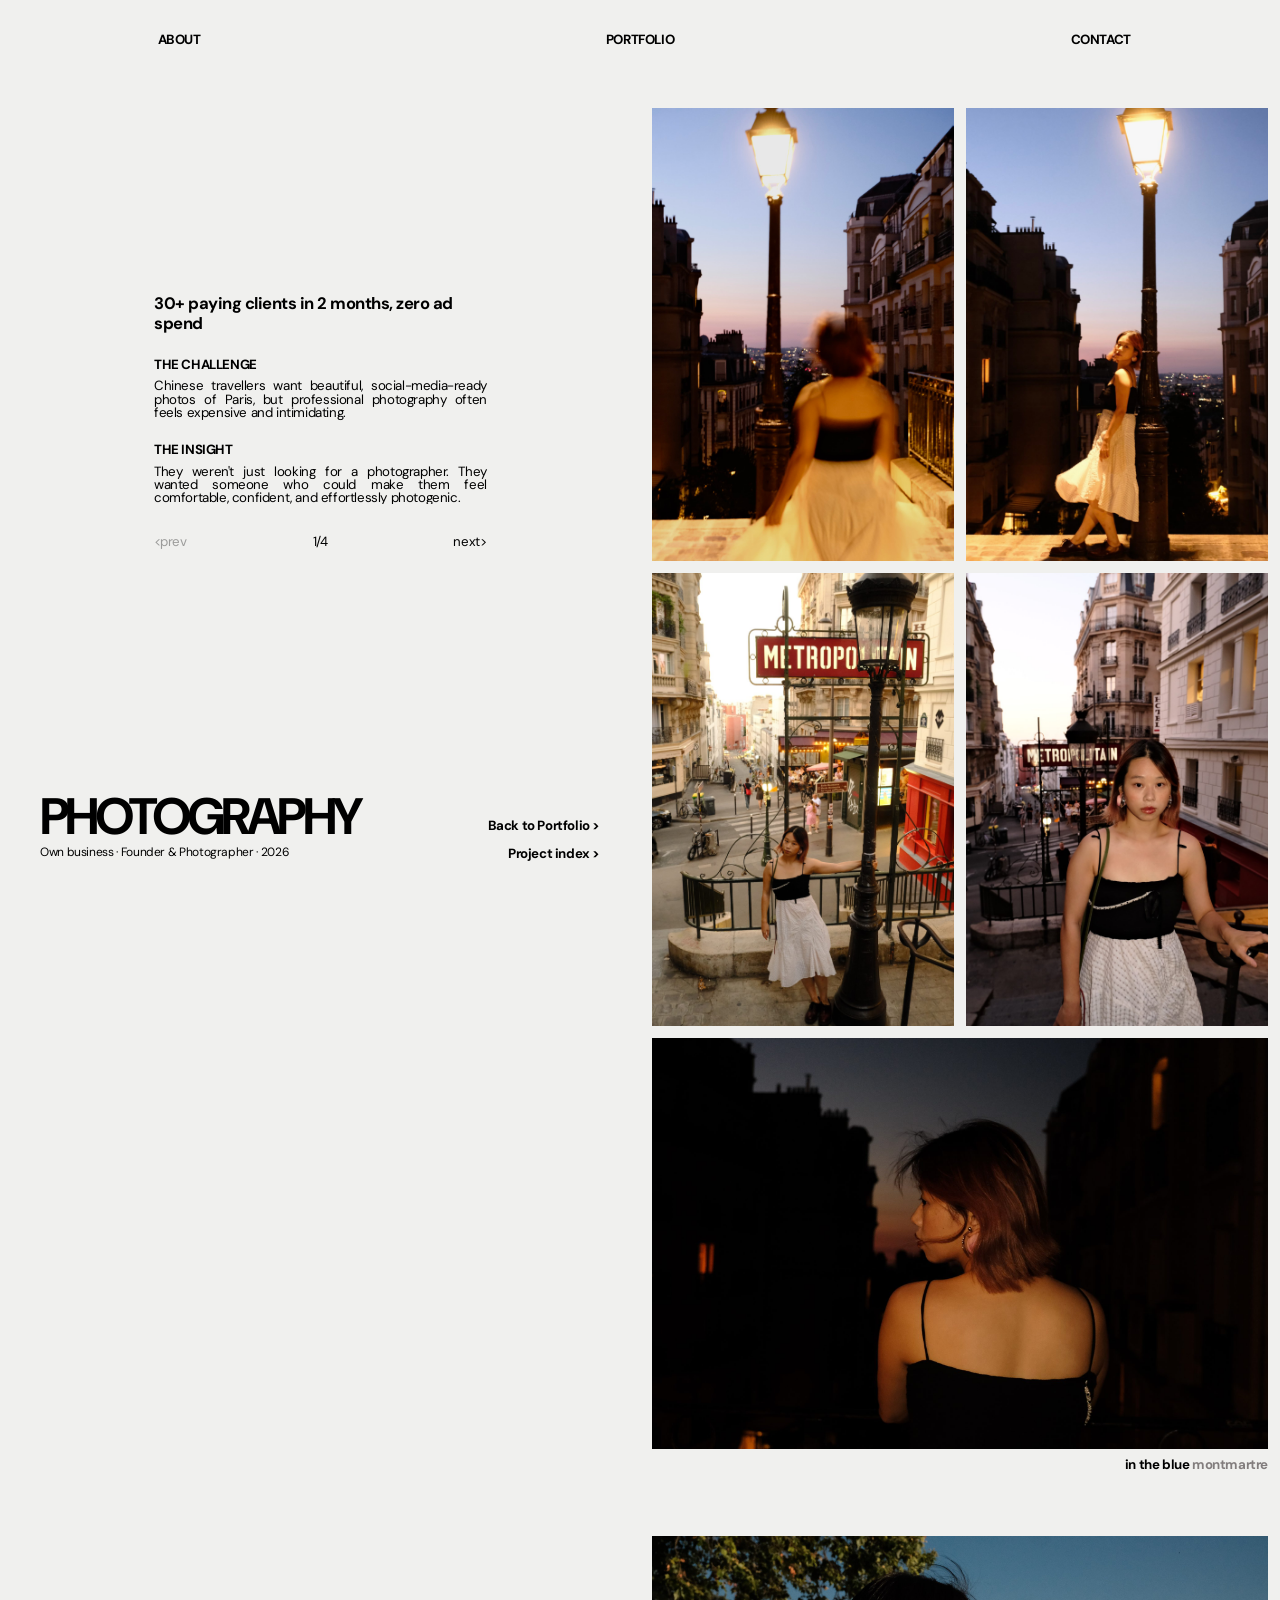
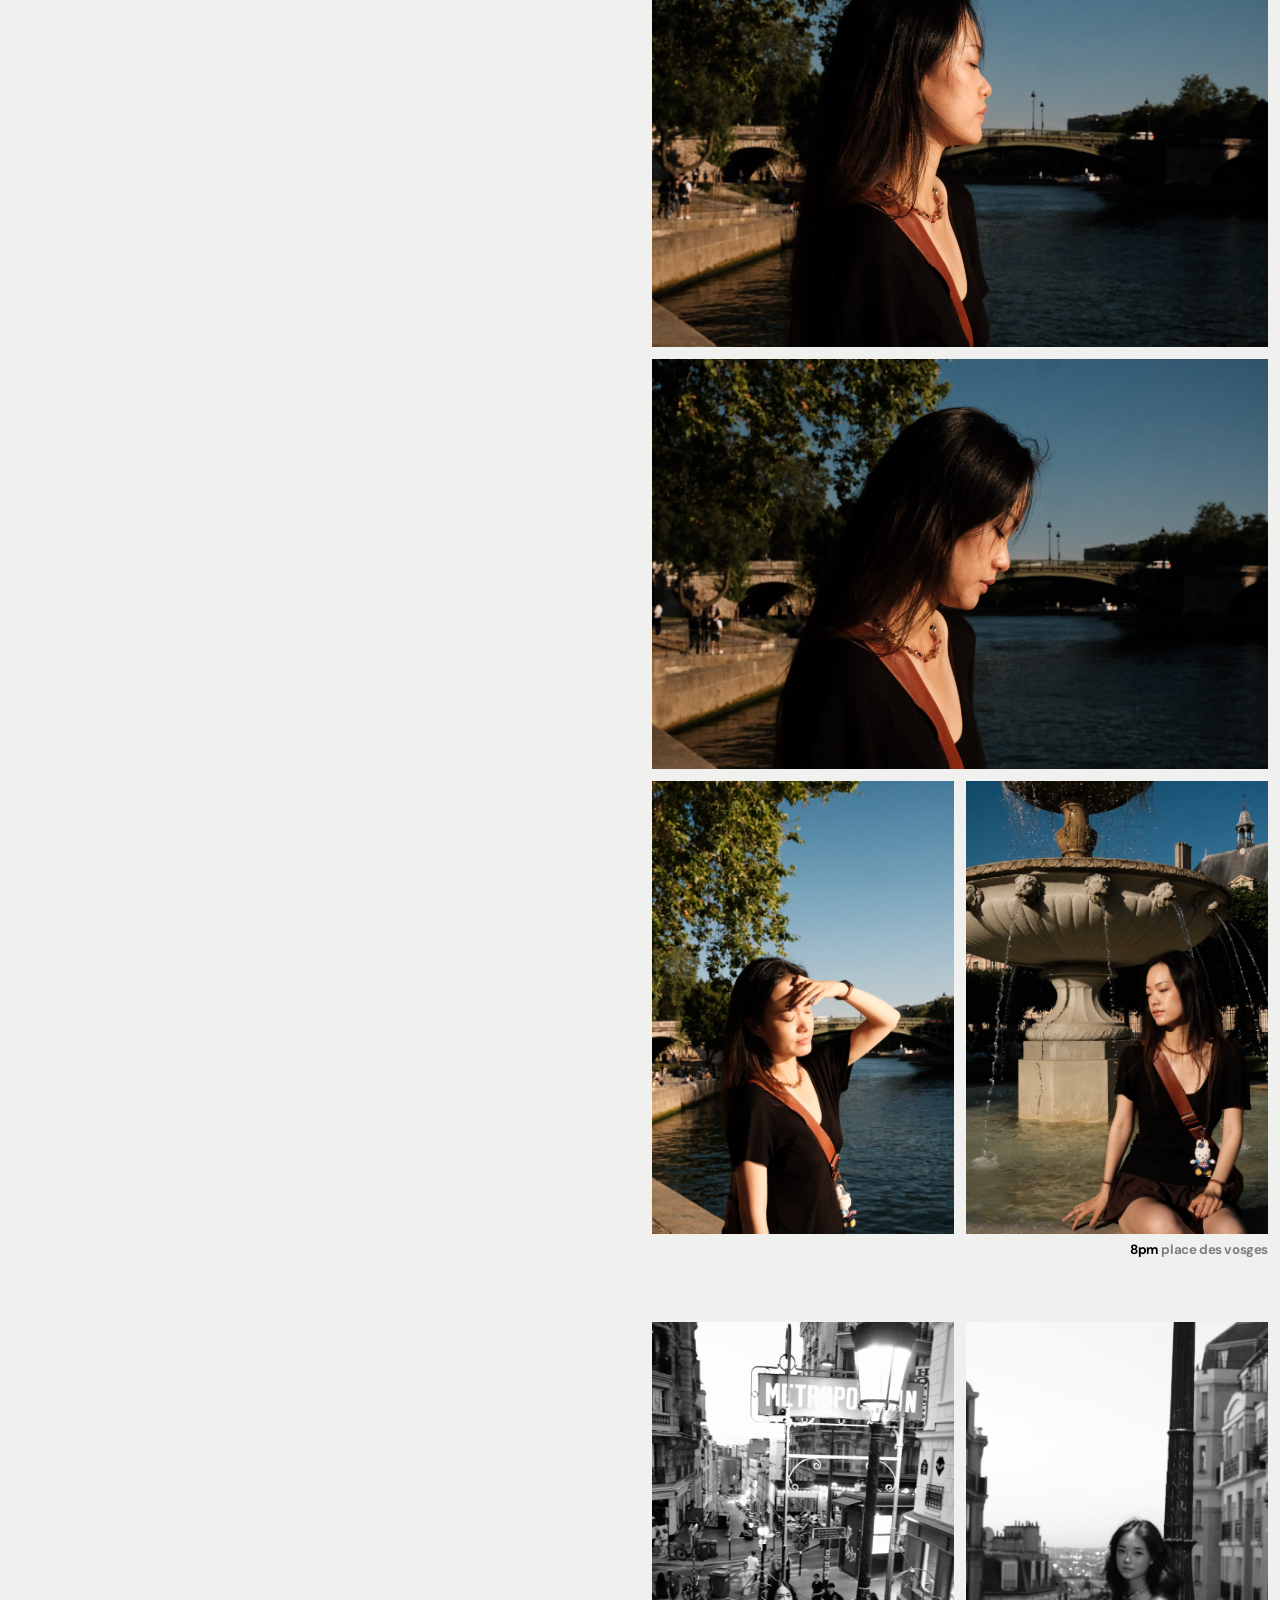
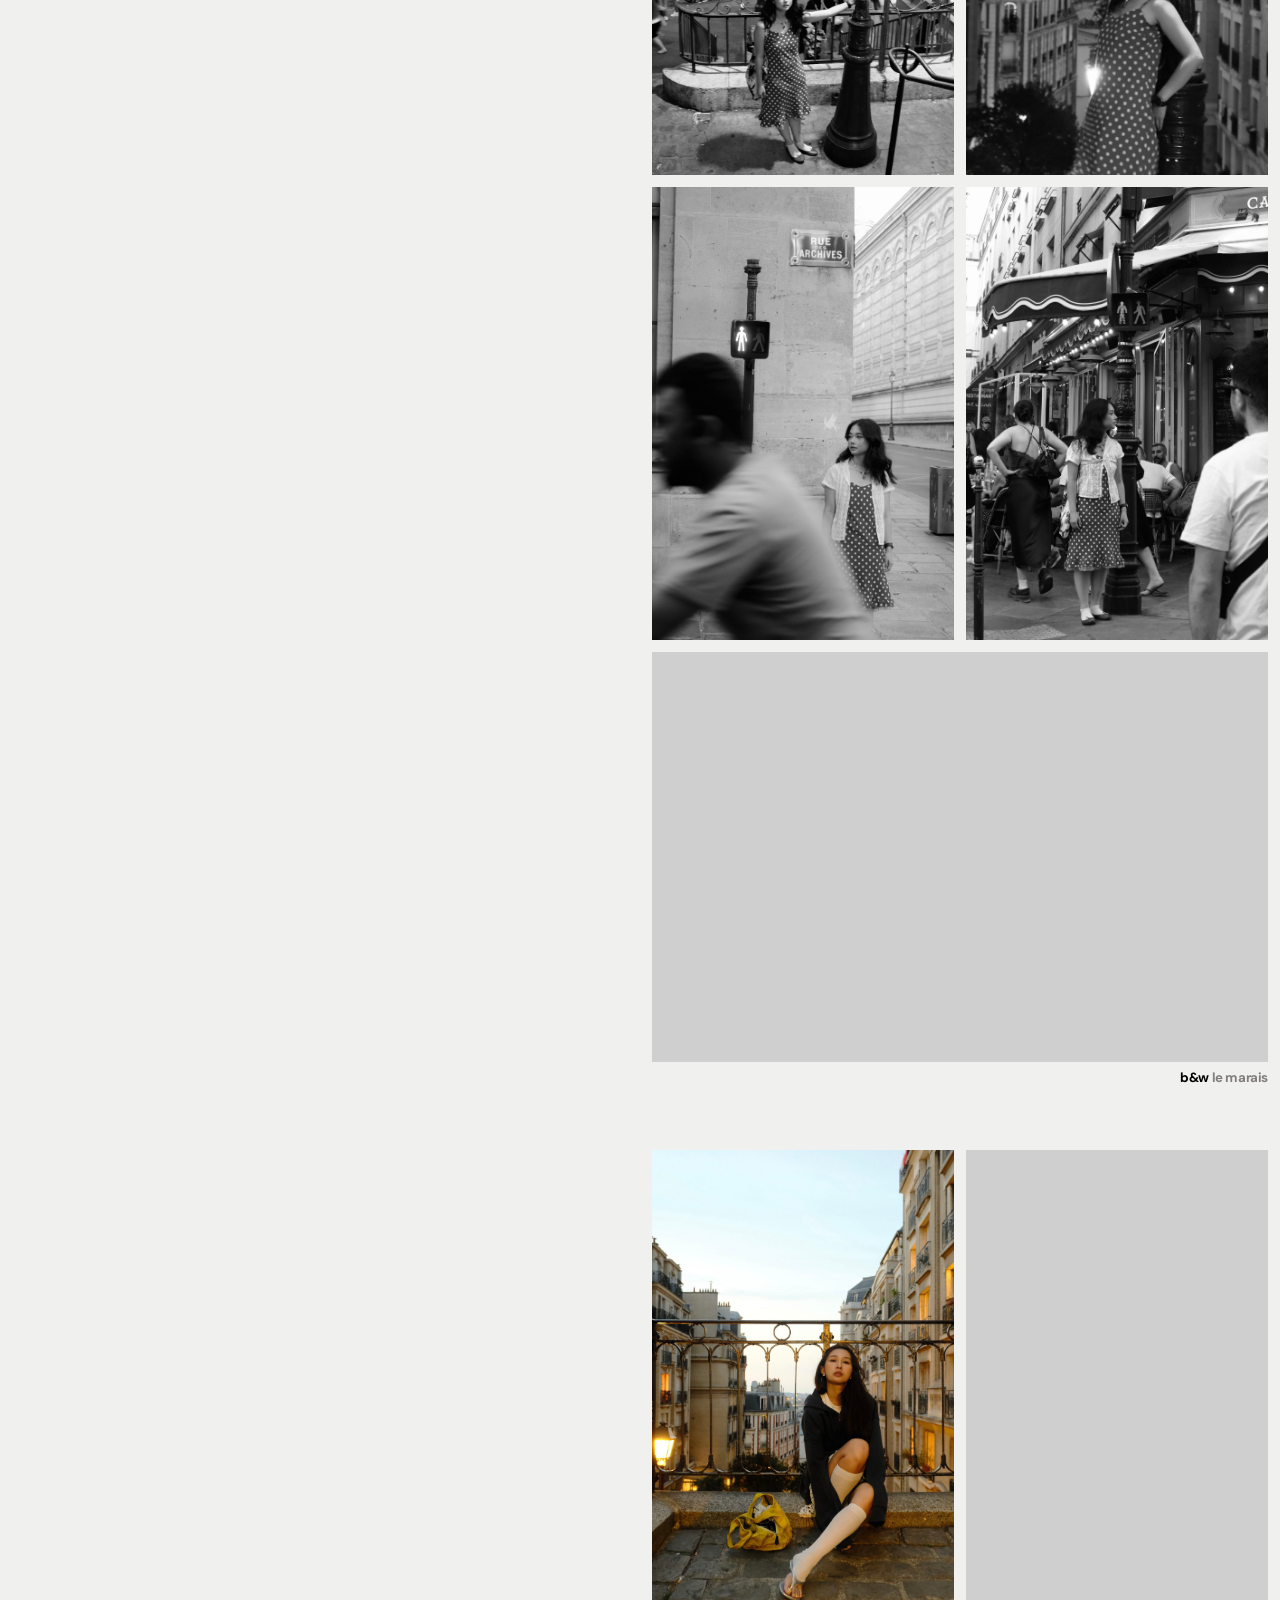
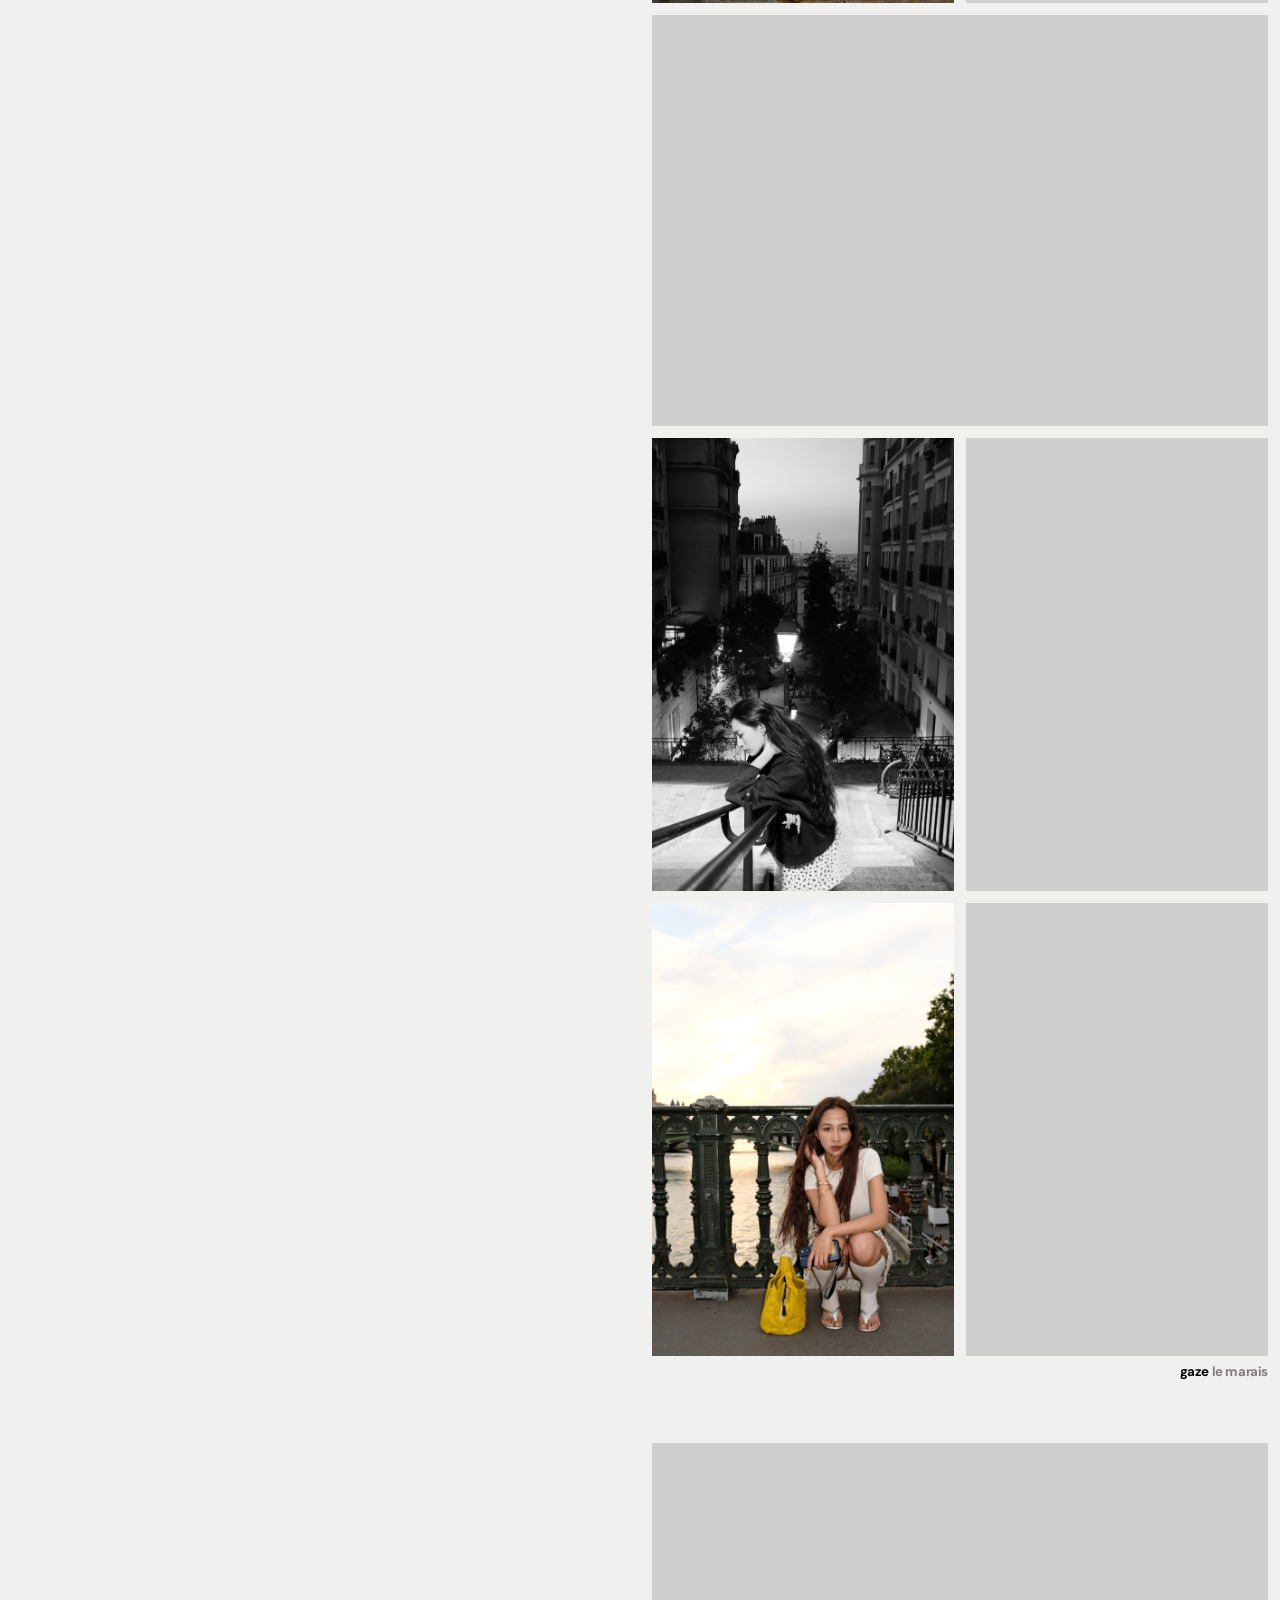
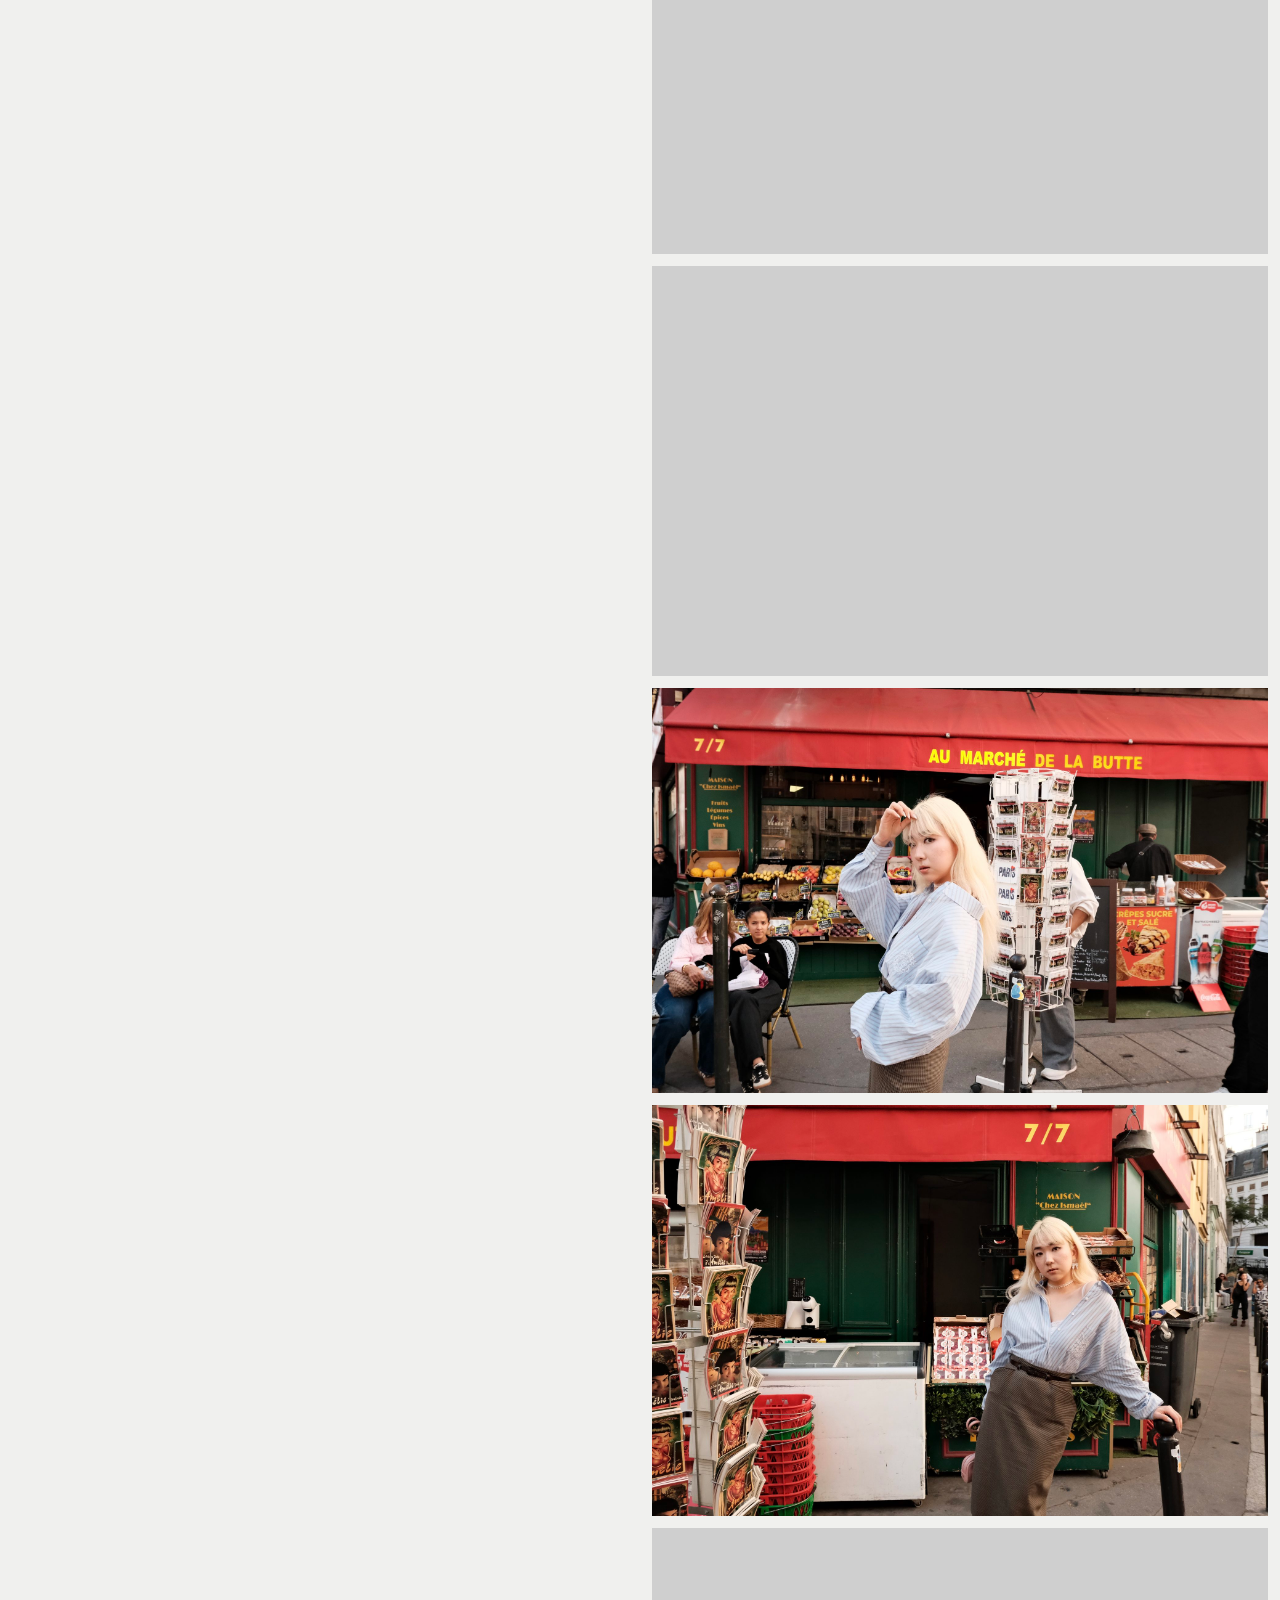
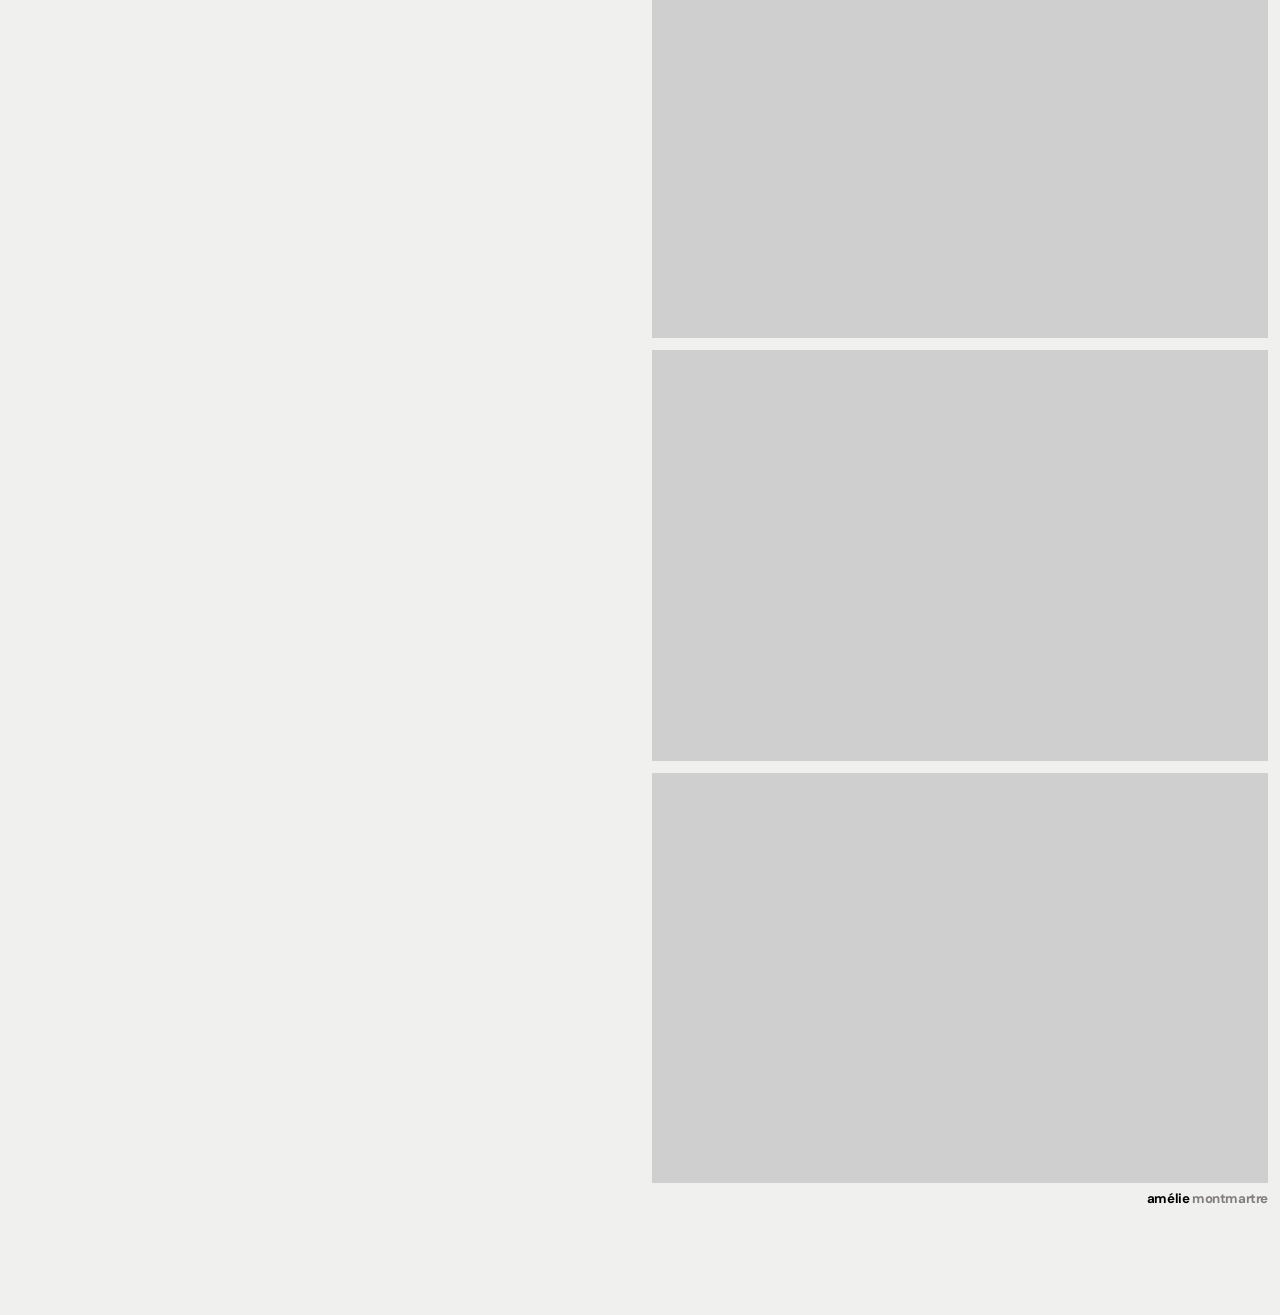
<file: projects/paris-photography.html>
<!DOCTYPE html>
<html lang="en">
<head>
  <meta charset="UTF-8">
  <meta name="viewport" content="width=device-width, initial-scale=1.0">
  <title>Paris Photography</title>
  <link rel="preconnect" href="https://fonts.googleapis.com">
  <link rel="preconnect" href="https://fonts.gstatic.com" crossorigin>
  <link href="https://fonts.googleapis.com/css2?family=DM+Sans:wght@400;700&display=swap" rel="stylesheet">
  <link rel="stylesheet" href="../shared.css">
  <link rel="stylesheet" href="../projects-index.css">
  <link rel="stylesheet" href="project-page.css">
  <link rel="stylesheet" href="../contact-layer.css">
</head>
<body>
  <header class="site-header">
    <nav class="nav" aria-label="Main">
      <a class="nav-tab" href="../about.html">About</a>
      <a class="nav-tab" href="../index.html">Portfolio</a>
      <button type="button" class="nav-tab contact-toggle" aria-expanded="false" aria-controls="contact-layer"><span class="contact-word">Contact</span></button>
    </nav>
  </header>

  <h1 class="project-name"></h1>
  <div class="info"></div>
  <div class="frames"></div>
  <div class="page-links">
    <a class="back" href="../index.html">Back to Portfolio &gt;</a>
    <button type="button" class="index-open">Project index &gt;</button>
  </div>

  <script src="../projects.js"></script>
  <script src="../projects-index.js"></script>
  <script src="project-page.js"></script>
  <script src="../contact-layer.js"></script>
</body>
</html>
</file>
<file: shared.css>
:root {
  --hover-text: #e9ffa0;
  --hover-blue: #5170ff;
  --nav-size: clamp(13px, 1.04vw, 24px);
  --nav-tracking: -0.09em;
  --ls-small: -0.03em;
  --project-size: 25pt;
}

@media (hover: hover) and (pointer: fine) {
  a,
  button {
    transition: color 150ms ease;
  }

  a:hover,
  button:hover,
  a:hover *,
  button:hover * {
    color: var(--hover-blue) !important;
  }
}
</file>
<file: style.css>
*,
*::before,
*::after {
  box-sizing: border-box;
}

@view-transition {
  navigation: auto;
}

::view-transition-group(project-cover) {
  animation-duration: 700ms;
  animation-timing-function: cubic-bezier(0.7, 0, 0.2, 1);
}

::view-transition-old(project-cover),
::view-transition-new(project-cover) {
  height: 100%;
  width: 100%;
  object-fit: cover;
}

:root {
  --bg: #f0f0ee;
  --text: #000;
  --nav-h: 80px;
}

html {
  scroll-snap-type: y mandatory;
}

html,
body {
  margin: 0;
  background: var(--bg);
  color: var(--text);
  font-family: "DM Sans", sans-serif;
  font-weight: 700;
  letter-spacing: -0.09em;
}

.site-header {
  position: fixed;
  top: 0;
  left: 0;
  right: 0;
  z-index: 8;
  height: var(--nav-h);
  background: none;
}

.nav {
  display: grid;
  grid-template-columns: 28% 44% 28%;
  height: var(--nav-h);
}

.nav-tab {
  display: flex;
  align-items: center;
  justify-content: center;
  color: #000;
  font-size: var(--nav-size);
  font-weight: 700;
  letter-spacing: var(--ls-small);
  line-height: 1;
  text-transform: uppercase;
  text-decoration: none;
}

.slide {
  display: grid;
  grid-template-columns: 50vw 50vw;
  height: 100dvh;
  scroll-snap-align: start;
  scroll-snap-stop: always;
  background: var(--bg);
}

.copy {
  display: flex;
  flex-direction: column;
  align-items: center;
  justify-content: center;
  gap: 28px;
  padding: calc(var(--nav-h) + 16px) 24px 150px;
  opacity: 0;
  transition: opacity 500ms ease;
}

.slide.is-active .copy {
  opacity: 1;
}

.display-name,
.labels {
  margin: 0;
  font-size: var(--nav-size);
  font-weight: 700;
  letter-spacing: var(--ls-small);
  line-height: 1.15;
  text-align: center;
  text-transform: lowercase;
  transition: opacity 350ms ease;
}

.name-stack {
  display: flex;
  flex-direction: column;
  align-items: center;
  gap: 8px;
}

.project-context {
  margin: 0;
  color: #000;
  font-family: "DM Sans", sans-serif;
  font-size: 12px;
  font-weight: 400;
  letter-spacing: var(--ls-small);
  line-height: 1.15;
  text-align: center;
  text-transform: none;
}

.stage {
  position: relative;
  display: block;
  flex: none;
  width: 16vw;
  height: 30dvh;
  background: #f0f0ee;
  transform: scale(1);
  transition: transform 350ms ease-in, opacity 350ms ease-in;
}

.stage > img {
  position: absolute;
  inset: 0;
  display: block;
  width: 100%;
  height: 100%;
  object-fit: cover;
  object-position: center;
  opacity: 0;
  will-change: opacity;
  transform: translateZ(0);
}

.cover-link {
  display: block;
  height: 100dvh;
  overflow: hidden;
}

.cover-link img,
.cover-link .fallback {
  display: block;
  width: 100%;
  height: 100%;
  object-fit: cover;
}

.cover-link .fallback {
  background: #cfcfcf;
}

.open-cursor {
  position: fixed;
  top: 0;
  left: 0;
  z-index: 20;
  display: none;
  margin: 0;
  color: var(--bg);
  background: none;
  text-shadow: 0 0 8px rgba(0, 0, 0, 0.35);
  font-family: "DM Sans", sans-serif;
  font-size: var(--nav-size);
  font-weight: 400;
  letter-spacing: var(--ls-small);
  line-height: 1;
  white-space: nowrap;
  pointer-events: none;
  opacity: 0;
  transition: opacity 150ms ease;
}

@media (hover: hover) and (pointer: fine) {
  .open-cursor {
    display: block;
  }

  .open-cursor.is-on {
    opacity: 1;
  }

  .slide,
  .slide * {
    cursor: none;
  }

  .site-header,
  .site-header a,
  .index-open {
    cursor: pointer;
  }
}

.mark,
.count {
  position: fixed;
  bottom: 40px;
  z-index: 4;
  margin: 0;
  color: #000;
  font-size: 4vw;
  font-weight: 700;
  letter-spacing: -0.09em;
  line-height: 0.8;
  text-transform: uppercase;
  pointer-events: none;
}

.mark {
  left: 40px;
  transition: opacity 350ms ease;
}

.count {
  right: calc(50vw + 40px);
  transition: opacity 350ms ease;
}

body.is-leaving .slide.is-active .stage {
  transform: scale(0);
  opacity: 0;
}

body.is-leaving .slide.is-active .display-name,
body.is-leaving .slide.is-active .project-context,
body.is-leaving .slide.is-active .labels,
body.is-leaving .mark,
body.is-leaving .count {
  opacity: 0;
}

body.is-leaving .count {
  font-style: italic;
}

body.is-arriving .slide.is-active .stage {
  animation: stage-in 350ms ease-out both;
}

body.is-arriving .slide.is-active .display-name,
body.is-arriving .slide.is-active .project-context,
body.is-arriving .slide.is-active .labels,
body.is-arriving .mark {
  animation: fade-in 350ms ease both;
}

body.is-arriving .count {
  animation: count-in 350ms ease both;
}

@keyframes stage-in {
  from { transform: scale(0); opacity: 0; }
  to { transform: scale(1); opacity: 1; }
}

@keyframes fade-in {
  from { opacity: 0; }
  to { opacity: 1; }
}

@keyframes count-in {
  from { opacity: 0; font-style: italic; }
  to { opacity: 1; font-style: normal; }
}

.name-list {
  display: none;
  margin: 0;
  padding: var(--nav-h) 0 0;
  list-style: none;
}

.name-list a {
  display: flex;
  align-items: center;
  justify-content: center;
  height: 72px;
  border-bottom: 1px solid #000;
  color: #000;
  font-size: var(--project-size);
  font-weight: 700;
  letter-spacing: -0.09em;
  line-height: 1;
  text-align: center;
  text-decoration: none;
}

.name-list li:first-child a {
  border-top: 1px solid #000;
}

@media (max-width: 768px) {
  :root {
    --nav-size: 13px;
  }

  html {
    scroll-snap-type: y mandatory;
    overflow-x: clip;
  }

  .site-header {
    background: var(--bg);
  }

  .nav {
    padding: 0 16px;
  }

  .nav-tab {
    white-space: nowrap;
  }

  .slide,
  .mark,
  .count,
  .open-cursor,
  .name-list {
    display: none;
  }

  .mobile-project {
    height: 100vh;
    height: 100lvh;
    scroll-snap-align: start;
    scroll-snap-stop: always;
    overflow: hidden;
    contain: layout paint;
  }

  .mobile-open {
    position: relative;
    display: flex;
    flex-direction: column;
    width: 100%;
    height: 100%;
    color: inherit;
    text-decoration: none;
  }

  .mobile-top {
    display: flex;
    flex: 1 1 auto;
    flex-direction: column;
    justify-content: flex-end;
    min-height: 0;
    padding: 0 0 16px;
    background: #f0f0ee;
  }

  .mobile-meta {
    padding: 0 16px;
  }

  .mobile-project-row {
    display: flex;
    align-items: flex-end;
    justify-content: space-between;
    gap: 16px;
  }

  .mobile-project-name,
  .mobile-project-no {
    font-size: 28px;
    font-weight: 700;
    letter-spacing: -0.09em;
    line-height: 0.9;
    transition: opacity 350ms ease;
  }

  .mobile-project-name {
    min-width: 0;
    text-transform: uppercase;
  }

  .mobile-project-no {
    flex: none;
  }

  .mobile-labels {
    margin: 8px 0 0;
    color: #827d7d;
    font-size: 12px;
    font-weight: 700;
    letter-spacing: var(--ls-small);
    line-height: 1.15;
    text-transform: lowercase;
    transition: opacity 350ms ease;
  }

  .project-context {
    margin: 6px 0 0;
    text-align: left;
  }

  .stage,
  body.is-leaving .slide.is-active .stage {
    transform: none;
  }

  .stage > img {
    will-change: auto;
  }

  .mobile-cover,
  .mobile-open .fallback {
    display: block;
    flex: none;
    width: 100%;
    height: 62.5vh;
    height: 62.5lvh;
    margin: 0;
    object-fit: cover;
  }

  .mobile-open-hint {
    position: absolute;
    top: calc(100% - 62.5vh + 14px);
    top: calc(100% - 62.5lvh + 14px);
    right: 14px;
    margin: 0;
    color: var(--bg);
    font-family: "DM Sans", sans-serif;
    font-size: 13px;
    font-weight: 400;
    letter-spacing: var(--ls-small);
    line-height: 1;
    text-shadow: 0 0 8px rgba(0, 0, 0, 0.35);
    pointer-events: none;
    opacity: 0;
  }

  .mobile-project.is-active .mobile-open-hint {
    opacity: 1;
    transition: opacity 400ms ease 300ms;
  }

  .mobile-open .fallback {
    background: #cfcfcf;
  }

  body.is-leaving .mobile-project-name,
  body.is-leaving .mobile-project-no,
  body.is-leaving .project-context,
  body.is-leaving .mobile-labels {
    opacity: 0;
  }
}

html.is-fade-out {
  opacity: 0;
  transition: opacity 200ms ease;
}

@media (prefers-reduced-motion: reduce) {
  html {
    scroll-behavior: auto;
  }

  .copy,
  .count,
  .mark,
  .display-name,
  .project-context,
  .labels,
  .stage,
  .stage > img,
  .open-cursor,
  .mobile-open-hint,
  .mobile-project.is-active .mobile-open-hint {
    transition: none;
  }

  .mobile-open-hint {
    opacity: 1;
  }

  body.is-arriving .slide.is-active .stage,
  body.is-arriving .slide.is-active .display-name,
  body.is-arriving .slide.is-active .project-context,
  body.is-arriving .slide.is-active .labels,
  body.is-arriving .mark,
  body.is-arriving .count {
    animation: none;
  }

  ::view-transition-group(*),
  ::view-transition-old(*),
  ::view-transition-new(*) {
    animation-duration: 0s;
  }
}
</file>
<file: contact-layer.css>
button.contact-toggle {
  margin: 0;
  padding: 0;
  border: 0;
  background: none;
  color: #000;
  font-family: inherit;
  cursor: pointer;
  appearance: none;
  -webkit-appearance: none;
}

.contact-toggle.is-floating {
  position: fixed;
  z-index: 81;
  margin: 0;
}

.contact-layer {
  position: fixed;
  inset: 0;
  z-index: 80;
  background: rgba(240, 240, 238, 0.6);
  -webkit-backdrop-filter: blur(18px);
  backdrop-filter: blur(18px);
  opacity: 0;
  visibility: hidden;
  pointer-events: none;
  transition: opacity 250ms ease, visibility 0s linear 250ms;
}

.contact-layer.is-open {
  opacity: 1;
  visibility: visible;
  pointer-events: auto;
  transition: opacity 300ms ease, visibility 0s linear 0s;
}

.contact-lines {
  position: fixed;
  z-index: 81;
  display: flex;
  flex-direction: column;
  align-items: flex-end;
  margin: 0;
  padding: 0;
  opacity: 0;
  transform: translateX(12px);
  visibility: hidden;
  pointer-events: none;
}

.contact-lines a {
  color: #000;
  font-family: "DM Sans", sans-serif;
  font-size: var(--nav-size);
  font-weight: 400;
  font-style: normal;
  letter-spacing: var(--ls-small);
  line-height: 1.3;
  text-align: right;
  text-decoration: none;
  white-space: nowrap;
  pointer-events: none;
  transition: color 150ms;
}

.contact-lines a:hover,
.contact-lines a:focus-visible {
  color: var(--hover-blue);
}

.contact-lines.is-open {
  opacity: 1;
  transform: none;
  visibility: visible;
  transition:
    opacity 350ms cubic-bezier(0.22, 0.61, 0.36, 1) 100ms,
    transform 350ms cubic-bezier(0.22, 0.61, 0.36, 1) 100ms,
    visibility 0s linear 0s;
}

.contact-lines.is-closing {
  opacity: 0;
  transform: none;
  visibility: hidden;
  transition: opacity 250ms ease, visibility 0s linear 250ms;
}

.contact-lines.is-open a {
  pointer-events: auto;
}

.contact-lines .contact-gap {
  margin-top: 28px;
}

.copied-label {
  position: fixed;
  top: 0;
  left: 0;
  z-index: 82;
  margin: 0;
  color: #000;
  background: none;
  font-family: "DM Sans", sans-serif;
  font-size: var(--nav-size);
  font-weight: 400;
  letter-spacing: var(--ls-small);
  line-height: 1;
  white-space: nowrap;
  pointer-events: none;
  opacity: 0;
  visibility: hidden;
}

.copied-label.is-on {
  opacity: 1;
  visibility: visible;
  transition: opacity 100ms ease;
}

.copied-label.is-out {
  opacity: 0;
  visibility: hidden;
  transition: opacity 250ms ease, visibility 0s linear 250ms;
}

@media (prefers-reduced-motion: reduce) {
  .contact-layer {
    transition: opacity 150ms ease, visibility 0s linear 150ms;
  }

  .contact-layer.is-open {
    transition: opacity 150ms ease, visibility 0s linear 0s;
  }

  .contact-lines,
  .contact-lines.is-open,
  .contact-lines.is-closing {
    transform: none;
  }

  .contact-lines.is-open {
    transition: opacity 150ms ease, visibility 0s linear 0s;
  }

  .contact-lines.is-closing {
    transition: opacity 150ms ease, visibility 0s linear 150ms;
  }
}
</file>
<file: projects-index.css>
.projects-index {
  --bar-h: 44px;
  position: fixed;
  left: 24px;
  bottom: 24px;
  z-index: 30;
  box-sizing: border-box;
  display: flex;
  flex-direction: column;
  justify-content: flex-end;
  width: var(--closed-w, max-content);
  height: var(--bar-h);
  overflow: hidden;
  background: #f0f0ee;
  border: 1px solid #000;
  color: #000;
  font-family: "DM Sans", sans-serif;
  font-weight: 700;
  font-size: var(--nav-size);
  letter-spacing: var(--ls-small);
  transition: none;
}

.projects-index:not(.is-open) {
  display: none;
}

.projects-index.is-open {
  width: 440px;
  height: 560px;
  max-height: calc(100dvh - 48px);
}

.index-table-wrap {
  position: absolute;
  inset: 0 0 var(--bar-h) 0;
  display: flex;
  flex-direction: column;
  box-sizing: border-box;
  padding: 16px 24px 0;
  overflow: hidden;
  opacity: 0;
  pointer-events: none;
  transition: opacity 200ms ease;
}

.index-bar {
  opacity: 0;
  pointer-events: none;
  transition: opacity 200ms ease;
}

.projects-index.is-revealed .index-table-wrap,
.projects-index.is-revealed .index-bar {
  opacity: 1;
  pointer-events: auto;
  transition-delay: 250ms;
}

.index-table-scroll {
  flex: 1;
  min-height: 0;
  overflow-x: hidden;
  overflow-y: auto;
  overscroll-behavior: contain;
}

.index-table {
  width: 100%;
  height: auto;
  border-collapse: collapse;
  table-layout: fixed;
}

.index-table th,
@media (max-width: 768px) {
  .projects-index {
    display: none;
  }
}

.index-table td {
  height: 40px;
  padding: 0;
  border-bottom: 1px solid #000;
  font-weight: 700;
  font-size: var(--nav-size);
  letter-spacing: var(--ls-small);
  line-height: 1;
  text-align: left;
  vertical-align: middle;
  white-space: nowrap;
  overflow: hidden;
  text-overflow: ellipsis;
}

.index-table th {
  position: sticky;
  top: 0;
  z-index: 1;
  background: #f0f0ee;
}

.index-table th:nth-child(1),
.index-table td:nth-child(1) {
  width: 56px;
}

.index-table th:nth-child(2),
.index-table td:nth-child(2) {
  padding-right: 12px;
}

.index-table th:nth-child(3),
.index-table td:nth-child(3) {
  width: 150px;
}

.index-table td.index-type {
  text-overflow: clip;
}

.index-marquee {
  display: block;
  overflow: hidden;
  height: 40px;
  line-height: 40px;
}

.index-marquee-track {
  display: inline-flex;
  width: max-content;
  white-space: nowrap;
}

.index-marquee-text {
  flex: none;
  white-space: nowrap;
}

.index-type.is-overflow .index-marquee-track {
  display: block;
  overflow: hidden;
  max-width: 100%;
}

.index-type.is-overflow .index-marquee-text {
  display: block;
  overflow: hidden;
  max-width: 100%;
  text-overflow: ellipsis;
}

.index-type.is-overflow .index-marquee-text[data-clone] {
  display: none;
}

.index-table tbody tr:hover .index-type.is-overflow .index-marquee-track,
.index-table tbody tr:focus-within .index-type.is-overflow .index-marquee-track {
  display: inline-flex;
  gap: 40px;
  width: max-content;
  max-width: none;
  overflow: visible;
  animation-name: index-marquee;
  animation-duration: var(--marquee-duration, 8s);
  animation-timing-function: linear;
  animation-iteration-count: infinite;
}

.index-table tbody tr:hover .index-type.is-overflow .index-marquee-text,
.index-table tbody tr:focus-within .index-type.is-overflow .index-marquee-text {
  display: block;
  flex: none;
  width: max-content;
  max-width: none;
  overflow: visible;
  text-overflow: clip;
}

@keyframes index-marquee {
  from {
    transform: translateX(0);
  }

  to {
    transform: translateX(calc(var(--shift) * -1));
  }
}

.index-sort {
  display: flex;
  align-items: center;
  gap: 0.35em;
  width: 100%;
  height: 100%;
  margin: 0;
  padding: 0;
  border: 0;
  background: none;
  color: inherit;
  font: inherit;
  letter-spacing: inherit;
  text-align: left;
  cursor: pointer;
}

.index-arrow {
  font: inherit;
  letter-spacing: inherit;
}

.index-table tbody tr {
  cursor: pointer;
}

.index-table tbody a {
  display: block;
  overflow: hidden;
  color: inherit;
  font: inherit;
  letter-spacing: inherit;
  text-decoration: none;
  text-overflow: ellipsis;
  white-space: nowrap;
}

.index-table tbody tr:hover td,
.index-table tbody tr.is-current td,
.index-table tbody tr:hover a,
.index-table tbody tr.is-current a {
  color: var(--hover-blue);
}

.index-bar {
  position: relative;
  z-index: 2;
  display: flex;
  align-items: stretch;
  align-self: stretch;
  flex: none;
  width: 100%;
  height: var(--bar-h);
  background: #f0f0ee;
}

.projects-index.is-open .index-bar {
  border-top: 1px solid #000;
}

.index-toggle {
  display: flex;
  align-items: stretch;
  flex: none;
  height: 100%;
  margin: 0;
  padding: 0;
  border: 0;
  background: none;
  color: inherit;
  font: inherit;
  letter-spacing: inherit;
  cursor: pointer;
}

.index-icon {
  display: grid;
  place-items: center;
  width: 44px;
  border-right: 1px solid #000;
  font: inherit;
  letter-spacing: inherit;
  line-height: 1;
}

.index-toggle-label,
.index-label {
  display: flex;
  align-items: center;
  padding: 0 16px;
  font-weight: 700;
  font-size: var(--nav-size);
  letter-spacing: var(--ls-small);
  line-height: 1;
  white-space: nowrap;
}

.projects-index.is-open .index-toggle-label {
  display: none;
}

.index-label {
  display: none;
  border-right: 1px solid #000;
}

.projects-index.is-open .index-label {
  display: flex;
}

.index-search {
  display: none;
  flex: 1;
  min-width: 0;
  height: 100%;
  margin: 0;
  padding: 0 16px;
  border: 0;
  background: transparent;
  color: #000;
  font-family: "DM Sans", sans-serif;
  font-weight: 700;
  font-size: var(--nav-size);
  letter-spacing: var(--ls-small);
  line-height: 1;
}

.projects-index.is-open .index-search {
  display: block;
}

.index-search::placeholder {
  color: #767676;
  font-weight: 700;
  font-size: var(--nav-size);
  letter-spacing: var(--ls-small);
  opacity: 1;
}

.index-search:focus {
  outline: none;
}

.index-search::-webkit-search-decoration,
.index-search::-webkit-search-cancel-button {
  -webkit-appearance: none;
  appearance: none;
}

@media (max-width: 767px) {
  .projects-index.is-open {
    left: 16px;
    bottom: 16px;
    width: calc(100vw - 32px);
    max-height: 70dvh;
  }

}

@media (prefers-reduced-motion: reduce) {
  .projects-index,
  .index-table-wrap,
  .index-bar,
  .projects-index.is-revealed .index-table-wrap,
  .projects-index.is-revealed .index-bar {
    transition-duration: 0s;
    transition-delay: 0s;
  }

  .index-marquee-track,
  .index-table tbody tr:hover .index-type.is-overflow .index-marquee-track,
  .index-table tbody tr:focus-within .index-type.is-overflow .index-marquee-track {
    animation: none;
  }

  .index-marquee,
  .index-marquee-track,
  .index-marquee-text,
  .index-table tbody tr:hover .index-type.is-overflow .index-marquee-track,
  .index-table tbody tr:focus-within .index-type.is-overflow .index-marquee-track,
  .index-table tbody tr:hover .index-type.is-overflow .index-marquee-text,
  .index-table tbody tr:focus-within .index-type.is-overflow .index-marquee-text {
    display: block;
    width: auto;
    max-width: 100%;
    overflow: hidden;
    text-overflow: ellipsis;
    white-space: nowrap;
    animation: none;
  }

  .index-marquee-text[data-clone],
  .index-table tbody tr:hover .index-type.is-overflow .index-marquee-text[data-clone],
  .index-table tbody tr:focus-within .index-type.is-overflow .index-marquee-text[data-clone] {
    display: none;
  }
}
</file>
<file: projects/project-page.css>
*,
*::before,
*::after {
  box-sizing: border-box;
}

@view-transition {
  navigation: auto;
}

::view-transition-group(project-cover) {
  animation-duration: 700ms;
  animation-timing-function: cubic-bezier(0.7, 0, 0.2, 1);
}

::view-transition-old(project-cover),
::view-transition-new(project-cover) {
  height: 100%;
  width: 100%;
  object-fit: cover;
}

:root {
  --bg: #f0f0ee;
  --text: #000;
  --nav-h: 80px;
}

html,
body {
  margin: 0;
  background: var(--bg);
  color: var(--text);
  font-family: "DM Sans", sans-serif;
  font-weight: 700;
  letter-spacing: -0.09em;
}

.site-header {
  position: fixed;
  top: 0;
  left: 0;
  right: 0;
  z-index: 8;
  height: var(--nav-h);
  background: none;
}

.nav {
  display: grid;
  grid-template-columns: 28% 44% 28%;
  height: var(--nav-h);
}

.nav-tab {
  display: flex;
  align-items: center;
  justify-content: center;
  color: #000;
  font-size: var(--nav-size);
  font-weight: 700;
  letter-spacing: var(--ls-small);
  line-height: 1;
  text-transform: uppercase;
  text-decoration: none;
}

.info {
  position: fixed;
  top: 0;
  left: 0;
  z-index: 1;
  display: flex;
  flex-direction: column;
  align-items: center;
  justify-content: center;
  width: 50vw;
  height: 100dvh;
  padding: var(--nav-h) 4vw calc(40px + 6.4vw);
  background: var(--bg);
}

.beat-stage {
  width: 26vw;
  text-align: left;
}

.beat-count,
.beat-close,
.beat-reopen {
  display: none;
}

.beat-stack {
  position: relative;
  margin-right: -8px;
  margin-left: -8px;
  padding-right: 8px;
  padding-left: 8px;
  overflow: hidden;
}

.beat {
  position: absolute;
  top: 0;
  left: 8px;
  width: calc(100% - 16px);
  margin: 0;
  opacity: 0;
  transform: translateX(100%);
  visibility: hidden;
  pointer-events: none;
  will-change: transform, opacity;
}

.beat.is-current,
.beat.is-from,
.beat.is-entering,
.beat.is-leaving {
  visibility: visible;
}

.beat.is-current {
  opacity: 1;
  transform: translateX(0);
  pointer-events: auto;
  z-index: 1;
}

.beat.is-from.is-forward,
.beat.is-from.is-back {
  opacity: 0;
  transition: none;
  z-index: 2;
}

.beat.is-from.is-forward {
  transform: translateX(100%);
}

.beat.is-from.is-back {
  transform: translateX(-100%);
}

.beat.is-entering.is-forward,
.beat.is-entering.is-back {
  opacity: 1;
  transform: translateX(0);
  z-index: 2;
  pointer-events: none;
  transition:
    transform 550ms cubic-bezier(0.7, 0, 0.2, 1),
    opacity 330ms cubic-bezier(0.7, 0, 0.2, 1);
}

.beat.is-leaving {
  opacity: 0;
  pointer-events: none;
  z-index: 1;
  transition:
    transform 550ms cubic-bezier(0.7, 0, 0.2, 1),
    opacity 550ms cubic-bezier(0.7, 0, 0.2, 1);
}

.beat.is-leaving.is-forward {
  transform: translateX(-100%);
}

.beat.is-leaving.is-back {
  transform: translateX(100%);
}

@media (min-width: 769px) {
  .beat-nav {
    display: flex;
    justify-content: space-between;
    align-items: center;
    width: 100%;
    margin-top: 16px;
    white-space: nowrap;
  }

  .beat-prev,
  .beat-next,
  .beat-nav-count {
    color: #000;
    font-family: inherit;
    font-size: var(--nav-size);
    font-weight: 400;
    letter-spacing: var(--ls-small);
    line-height: 1;
  }

  .beat-prev,
  .beat-next {
    display: inline-flex;
    flex: 1 0 0;
    align-items: center;
    min-height: 44px;
    margin: 0;
    padding: 0;
    border: 0;
    background: none;
    cursor: pointer;
    transition: color 150ms cubic-bezier(0.22, 0.61, 0.36, 1);
  }

  .beat-prev {
    justify-content: flex-start;
  }

  .beat-next {
    justify-content: flex-end;
  }

  .beat-prev:hover,
  .beat-next:hover {
    color: var(--hover-blue);
  }

  .beat-prev.is-dim,
  .beat-next.is-dim,
  .beat-prev.is-dim:hover,
  .beat-next.is-dim:hover {
    color: #000;
    opacity: 0.35;
    pointer-events: none;
    cursor: default;
  }

  .beat-nav-count {
    display: grid;
    align-items: center;
    justify-items: center;
    min-height: 44px;
  }

  .beat-num {
    grid-area: 1 / 1;
    opacity: 1;
    transition: opacity 180ms cubic-bezier(0.22, 0.61, 0.36, 1);
  }

  .beat-num.is-in,
  .beat-num.is-out {
    opacity: 0;
  }
}

.beat-block + .beat-block {
  margin-top: 24px;
}

.beat-highlight {
  display: -webkit-box;
  margin: 0 0 24px;
  overflow: hidden;
  color: #000;
  font-family: "DM Sans", sans-serif;
  font-size: calc(var(--nav-size) * 1.25);
  font-weight: 700;
  letter-spacing: var(--ls-small);
  line-height: 1.2;
  text-align: left;
  text-transform: none;
  -webkit-box-orient: vertical;
  -webkit-line-clamp: 2;
}

.beat-block h2,
.beat-block p,
.beat-list,
.beat-list li {
  margin: 0;
  color: #000;
  font-size: var(--nav-size);
  letter-spacing: var(--ls-small);
  line-height: 1;
}

.beat-block h2 {
  margin-bottom: 8px;
  font-weight: 700;
  text-align: left;
}

.beat-block p,
.beat-list li {
  font-weight: 400;
  text-align: justify;
  text-align-last: left;
  hyphens: auto;
  overflow-wrap: break-word;
}

.beat-block p strong,
.beat-list li strong {
  font-weight: 700;
}

.beat-list {
  padding: 0;
  list-style: none;
}

.beat-list li {
  position: relative;
  padding-left: 16px;
}

.beat-list li + li {
  margin-top: 8px;
}

.beat-list li::before {
  content: "";
  position: absolute;
  left: 0;
  top: calc(0.5em - 2px);
  width: 4px;
  height: 4px;
  border-radius: 50%;
  background: #000;
}

.project-name {
  position: fixed;
  bottom: 40px;
  left: 40px;
  z-index: 2;
  max-width: 42vw;
  margin: 0;
  font-size: 4vw;
  font-weight: 700;
  letter-spacing: -0.09em;
  line-height: 0.8;
  text-transform: uppercase;
}

.project-heading {
  position: fixed;
  left: 40px;
  bottom: 40px;
  z-index: 2;
  display: flex;
  flex-direction: column;
  align-items: flex-start;
  gap: 8px;
  max-width: 42vw;
}

.project-heading .project-name {
  position: static;
  max-width: none;
}

.project-context {
  margin: 0;
  color: #000;
  font-family: "DM Sans", sans-serif;
  font-size: 12px;
  font-weight: 400;
  letter-spacing: var(--ls-small);
  line-height: 1.15;
  text-transform: none;
}

.page-links {
  position: fixed;
  right: calc(50vw + 40px);
  bottom: 40px;
  z-index: 2;
  display: flex;
  flex-direction: column;
  align-items: flex-end;
  gap: 14px;
}

.index-open,
.back {
  margin: 0;
  padding: 0;
  border: 0;
  background: none;
  color: #000;
  font-family: inherit;
  font-size: var(--nav-size);
  font-weight: 700;
  letter-spacing: var(--ls-small);
  line-height: 1;
  text-decoration: none;
  cursor: pointer;
}

.index-open:hover,
.back:hover {
  color: var(--hover-blue);
}

.case-meta,
.case-intro,
.case-extra,
.page-next,
.page-back {
  display: none;
}

.frames {
  box-sizing: border-box;
  display: flex;
  flex-direction: column;
  gap: 12px;
  width: 50vw;
  margin-left: 50vw;
  padding: 12dvh 12px 12vh;
}

.frames.has-captions {
  gap: 64px;
}

.shoot {
  margin: 0;
}

.shoot-grid {
  display: grid;
  grid-template-columns: repeat(2, minmax(0, 1fr));
  align-items: start;
  column-gap: 12px;
  row-gap: 12px;
}

.cell {
  min-width: 0;
  margin: 0;
}

.cell.is-landscape {
  grid-column: 1 / -1;
}

.cell.is-single {
  width: calc(50vw - 24px);
}

.cell.is-single .picture img,
.cell.is-single .picture video,
.cell.is-single .picture .fallback {
  object-fit: cover;
}

.picture {
  display: block;
  width: 100%;
  margin: 0;
  padding: 0;
  border: 0;
  background: #cfcfcf;
  aspect-ratio: 2 / 3;
  overflow: hidden;
  cursor: default;
}

.picture img,
.picture video,
.picture .fallback {
  display: block;
  width: 100%;
  height: 100%;
  object-fit: contain;
}

.picture.is-slideshow {
  position: relative;
  background: #f0f0ee;
}

.picture.is-slideshow .frame {
  position: absolute;
  inset: 0;
  object-fit: cover;
  opacity: 0;
  z-index: 0;
  will-change: opacity;
  transform: translateZ(0);
  transition: none;
}

.picture .fallback {
  background: #cfcfcf;
}

.shoot figcaption {
  margin: 8px 0 0;
  font-size: var(--nav-size);
  font-weight: 700;
  letter-spacing: var(--ls-small);
  line-height: 1.15;
  text-align: right;
  text-transform: lowercase;
}

.where {
  color: #827d7d;
}

.item-caption {
  margin: 8px 0 0;
  color: #827d7d;
  font-size: var(--nav-size);
  font-weight: 700;
  letter-spacing: var(--ls-small);
  line-height: 1.15;
  text-align: right;
}

.item-caption.is-regular {
  font-weight: 400;
}

.frames > .has-caption:not(:last-child) {
  margin-bottom: calc(40px - 12px);
}

@media (max-width: 768px) {
  :root {
    --nav-size: 13px;
  }

  body {
    display: flex;
    flex-direction: column;
  }

  .site-header {
    background: #f0f0ee;
  }

  .nav {
    padding: 0 16px;
  }

  .nav-tab {
    white-space: nowrap;
  }

  .info:not(:has(.beat-stage)) {
    display: none;
  }

  .info:has(.beat-stage) {
    position: fixed;
    top: var(--panel-top, var(--nav-h));
    right: 0;
    bottom: 0;
    left: 0;
    z-index: 7;
    display: flex;
    flex-direction: column;
    align-items: center;
    justify-content: center;
    width: 100%;
    height: calc(100dvh - var(--panel-top, var(--nav-h)));
    margin: 0;
    padding: 0;
    background: rgba(240, 240, 238, 0.55);
    -webkit-backdrop-filter: blur(18px);
    backdrop-filter: blur(18px);
    border: 0;
    border-radius: 0;
    box-shadow: none;
    overflow: hidden;
    pointer-events: none;
    clip-path: inset(0);
    transition: clip-path 450ms cubic-bezier(0.7, 0, 0.2, 1);
  }

  .info.is-closing,
  .info.is-closed {
    clip-path: inset(16px 16px calc(100% - 60px) calc(100% - 60px));
  }

  .info.is-closed {
    visibility: hidden;
    pointer-events: none;
  }

  .info.is-closing .beat-stage,
  .info.is-closed .beat-stage {
    opacity: 0;
    transition: opacity 150ms linear;
  }

  .info.is-opening .beat-stage {
    opacity: 1;
    transition: opacity 250ms linear 200ms;
  }

  .beat-stage,
  .beat-close {
    pointer-events: auto;
    touch-action: pan-y;
  }

  html,
  body {
    overflow-x: clip;
  }

  .beat-count {
    display: none;
  }

  .beat-stage {
    width: 58%;
    margin-left: auto;
    margin-right: auto;
  }

  .beat-highlight {
    margin-bottom: 16px;
    font-size: 15px;
  }

  .beat-block h2,
  .beat-block p,
  .beat-list,
  .beat-list li {
    font-size: 12px;
  }

  .beat-block p,
  .beat-list li {
    line-height: 1.15;
    hyphens: none;
    overflow-wrap: normal;
    word-break: normal;
  }

  .beat-list li {
    padding-left: 14px;
  }

  .beat-list li::before {
    top: calc((1.15em - 4px) / 2);
  }

  .beat-nav {
    display: flex;
    justify-content: space-between;
    align-items: center;
    width: 100%;
    margin-top: 16px;
    white-space: nowrap;
  }

  .beat-prev,
  .beat-next,
  .beat-nav-count {
    color: #000;
    font-family: inherit;
    font-size: 12px;
    font-weight: 400;
    letter-spacing: var(--ls-small);
    line-height: 1;
    white-space: nowrap;
  }

  .beat-prev,
  .beat-next {
    display: inline-flex;
    align-items: center;
    margin: 0;
    padding: 0;
    min-height: 44px;
    border: 0;
    background: none;
    cursor: pointer;
  }

  .beat-prev {
    justify-content: flex-start;
  }

  .beat-next {
    justify-content: flex-end;
  }

  .beat-nav-count {
    display: grid;
    align-items: center;
    justify-items: center;
    min-height: 44px;
  }

  .beat-num {
    grid-area: 1 / 1;
    opacity: 1;
    transition: opacity 180ms cubic-bezier(0.22, 0.61, 0.36, 1);
  }

  .beat-num.is-in,
  .beat-num.is-out {
    opacity: 0;
  }

  .beat-prev.is-dim,
  .beat-next.is-dim {
    opacity: 0.35;
    cursor: default;
  }

  .beat-close {
    position: absolute;
    top: 16px;
    right: 16px;
    z-index: 1;
    display: flex;
    align-items: flex-start;
    justify-content: flex-end;
    width: 44px;
    height: 44px;
    margin: 0;
    padding: 0;
    border: 0;
    border-radius: 0;
    background: none;
    box-shadow: none;
    color: #000;
    font-family: inherit;
    font-size: 16px;
    font-weight: 700;
    letter-spacing: -0.09em;
    line-height: 1;
    cursor: pointer;
  }

  .beat-reopen {
    position: fixed;
    top: var(--reopen-top, calc(var(--panel-top, var(--nav-h)) + 16px));
    right: 16px;
    z-index: 60;
    display: flex;
    align-items: center;
    justify-content: center;
    width: 44px;
    height: 44px;
    margin: 0;
    padding: 0;
    border: 1px solid rgba(0, 0, 0, 0.12);
    border-radius: 0;
    background: rgba(240, 240, 238, 0.7);
    -webkit-backdrop-filter: blur(18px);
    backdrop-filter: blur(18px);
    box-shadow: none;
    color: #000;
    font-family: inherit;
    font-size: 20px;
    font-weight: 700;
    letter-spacing: 0;
    line-height: 1;
    cursor: pointer;
    opacity: 0;
    pointer-events: none;
    transform: scale(1);
    transition: opacity 150ms linear;
  }

  .beat-reopen.is-shown {
    opacity: 1;
    pointer-events: auto;
  }

  .beat-reopen.is-pulse {
    animation: beat-reopen-pulse 300ms ease;
  }

  @keyframes beat-reopen-pulse {
    0% { transform: scale(1); }
    50% { transform: scale(1.08); }
    100% { transform: scale(1); }
  }

  .project-head {
    position: fixed;
    top: var(--nav-h);
    right: 0;
    left: 0;
    z-index: 6;
    display: flex;
    align-items: flex-end;
    justify-content: space-between;
    gap: 16px;
    margin: 0;
    padding: 12px 16px;
    background: #f0f0ee;
  }

  .project-heading {
    position: static;
    bottom: auto;
    left: auto;
    max-width: none;
    min-width: 0;
    gap: 6px;
  }

  .project-name {
    position: static;
    min-width: 0;
    max-width: none;
    margin: 0;
    font-size: 28px;
    line-height: 0.9;
    text-transform: uppercase;
  }

  .page-back {
    display: block;
    flex: none;
    color: #000;
    font-size: 12px;
    font-weight: 700;
    letter-spacing: var(--ls-small);
    line-height: 1;
    text-decoration: none;
  }

  .frames {
    order: 3;
    display: flex;
    flex-direction: column;
    width: auto;
    margin: 0 16px 40px;
    padding: var(--pictures-offset, var(--nav-h)) 0 0;
    gap: 8px;
  }

  .frames.has-captions {
    gap: 32px;
  }

  .frames > .has-caption:not(:last-child) {
    margin-bottom: 24px;
  }

  .item-caption,
  .shoot figcaption {
    font-size: 12px;
  }

  .shoot-grid {
    display: flex;
    flex-direction: column;
    gap: 8px;
  }

  .cell,
  .cell.is-landscape,
  .cell.is-single {
    width: 100%;
  }

  .picture,
  .picture img,
  .picture video,
  .picture .fallback {
    width: 100%;
    max-width: 100%;
  }

  .page-links,
  .index-open {
    display: none;
  }
}

body.is-entering .project-name,
body.is-entering .project-context,
body.is-entering .block,
body.is-entering .index-open,
body.is-entering .back {
  opacity: 0;
  animation: rise-in 400ms ease both;
}

body.is-entering .project-name,
body.is-entering .project-context,
body.is-entering .block:nth-child(1) {
  animation-delay: 350ms;
}

body.is-entering .block:nth-child(2) {
  animation-delay: 430ms;
}

body.is-entering .block:nth-child(3) {
  animation-delay: 510ms;
}

body.is-entering .back {
  animation-delay: 590ms;
}

body.is-entering .index-open {
  animation-delay: 670ms;
}

body.is-returning .project-name,
body.is-returning .project-context,
body.is-returning .block,
body.is-returning .index-open,
body.is-returning .back {
  opacity: 0;
  transform: translateY(10px);
  transition: opacity 350ms ease, transform 350ms ease;
}

@keyframes rise-in {
  from { opacity: 0; transform: translateY(10px); }
  to { opacity: 1; transform: none; }
}

html.is-fade-out {
  opacity: 0;
  transition: opacity 200ms ease;
}

@media (prefers-reduced-motion: reduce) {
  ::view-transition-group(*),
  ::view-transition-old(*),
  ::view-transition-new(*) {
    animation-duration: 0s;
  }

  body.is-entering .project-name,
  body.is-entering .project-context,
  body.is-entering .block,
  body.is-entering .index-open,
  body.is-entering .back,
  body.is-returning .project-name,
  body.is-returning .project-context,
  body.is-returning .block,
  body.is-returning .index-open,
  body.is-returning .back {
    animation: none;
    opacity: 1;
    transform: none;
    transition: none;
  }

  .picture.is-slideshow .frame {
    transition: none;
    animation: none;
  }

  .beat,
  .beat.is-from,
  .beat.is-from.is-forward,
  .beat.is-from.is-back,
  .beat.is-leaving,
  .beat.is-leaving.is-forward,
  .beat.is-leaving.is-back,
  .beat.is-entering,
  .beat.is-entering.is-forward,
  .beat.is-entering.is-back,
  .beat.is-current {
    transform: none;
    transition: opacity 150ms linear, visibility 0s linear 150ms;
  }

  .beat.is-current,
  .beat.is-entering,
  .beat.is-entering.is-forward,
  .beat.is-entering.is-back {
    visibility: visible;
    transition: opacity 150ms linear, visibility 0s linear 0s;
  }
}
</file>
